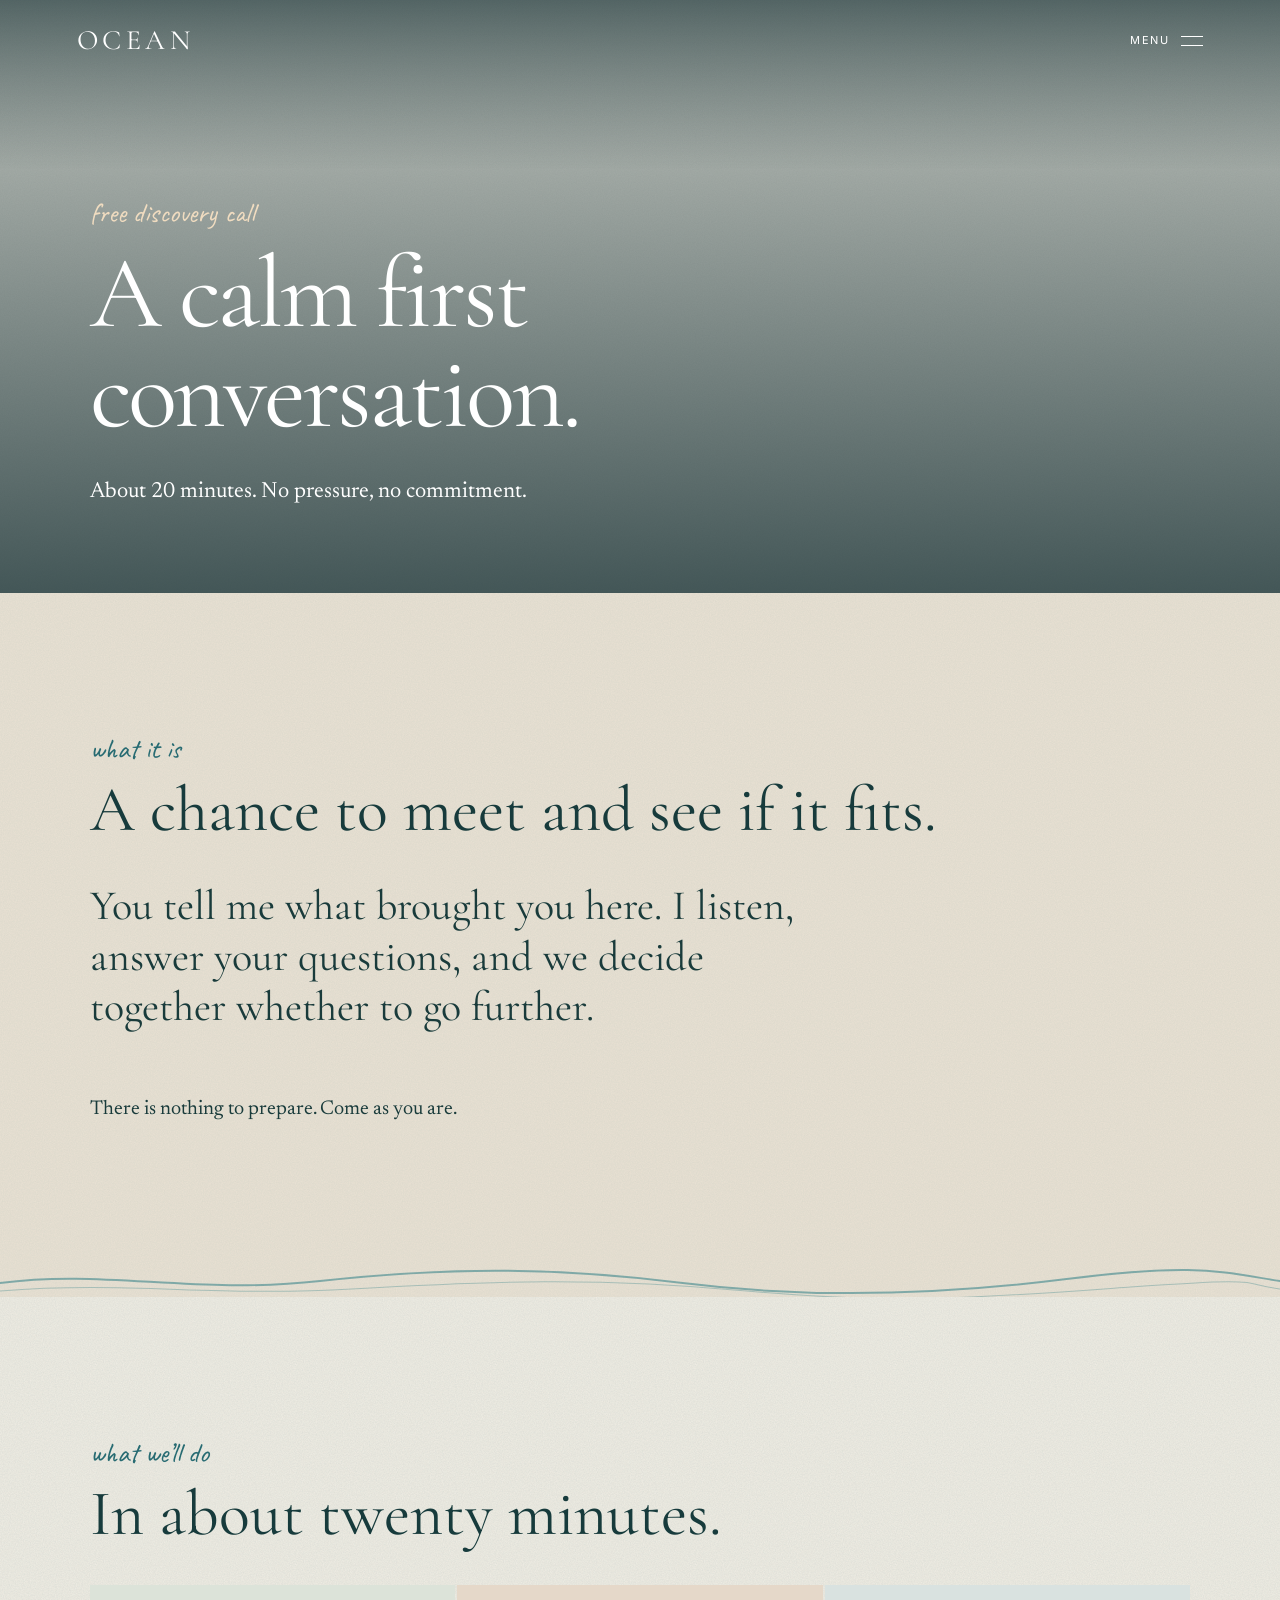
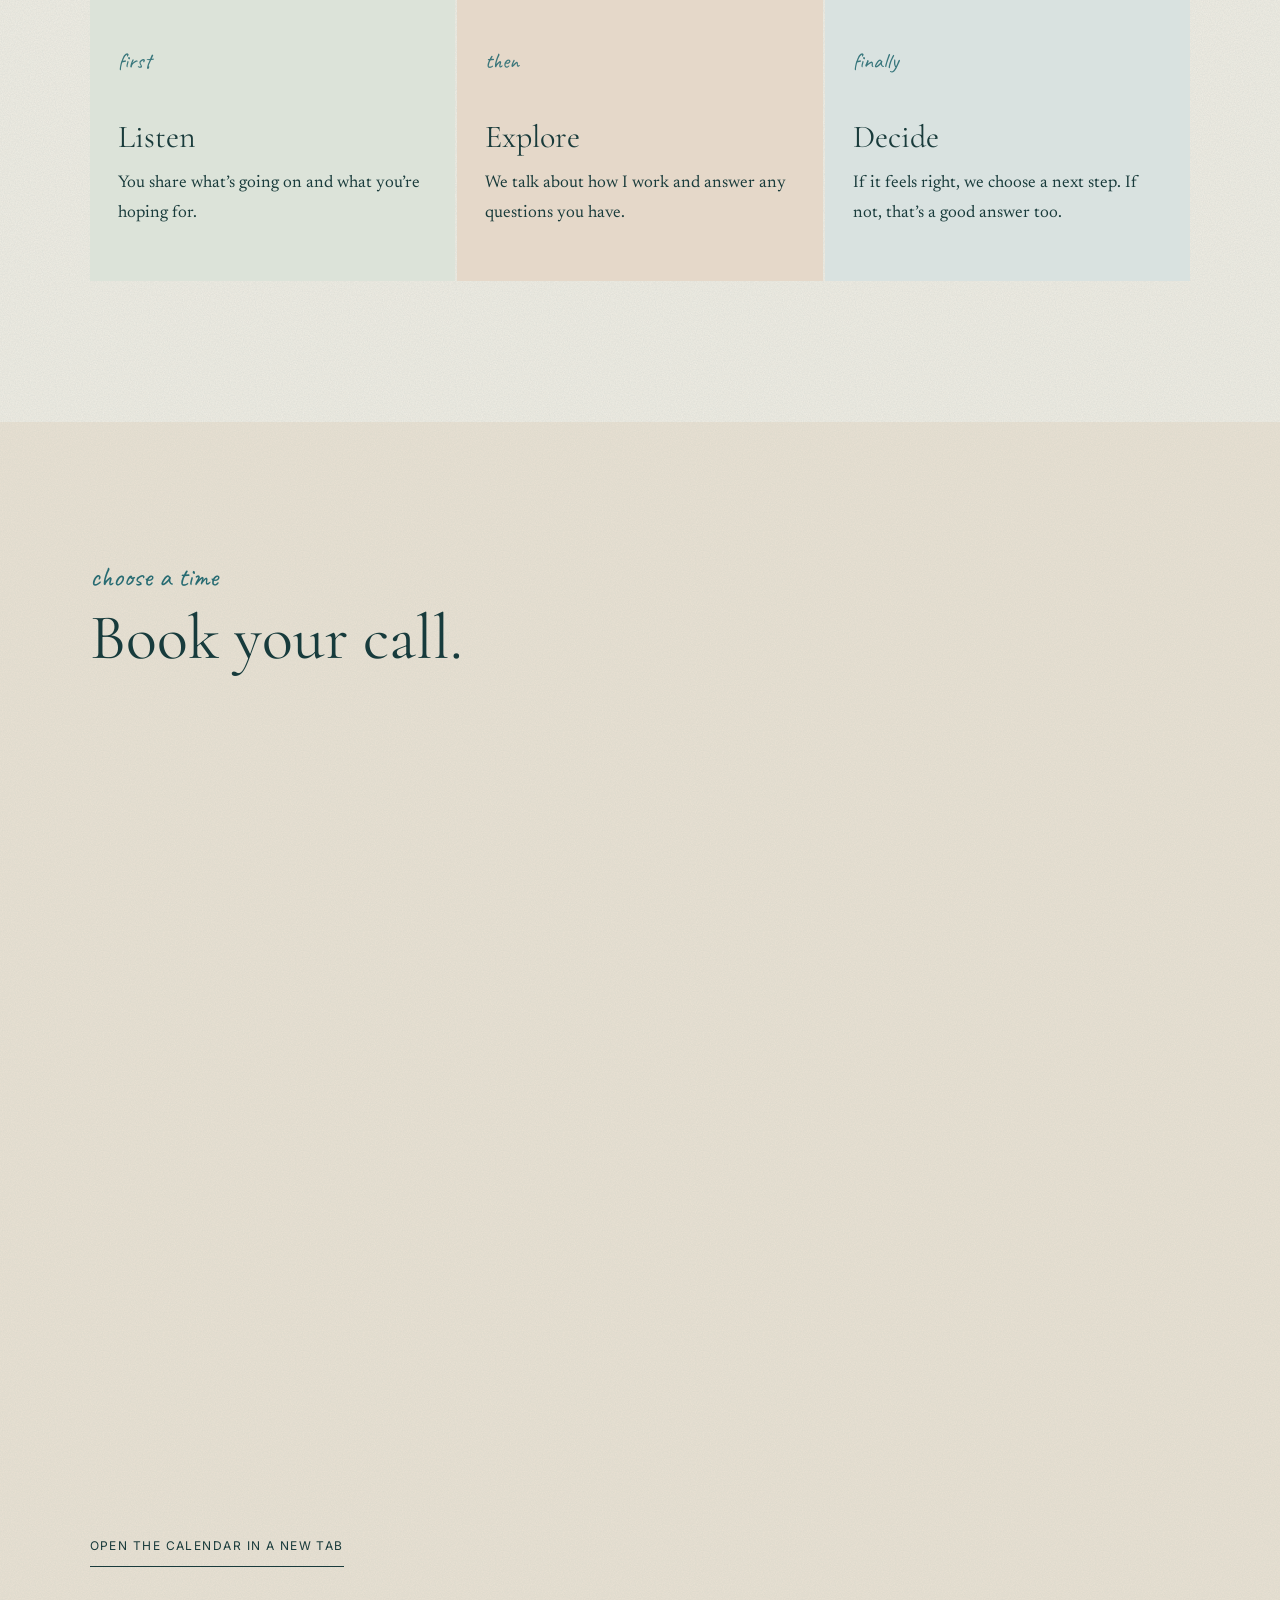
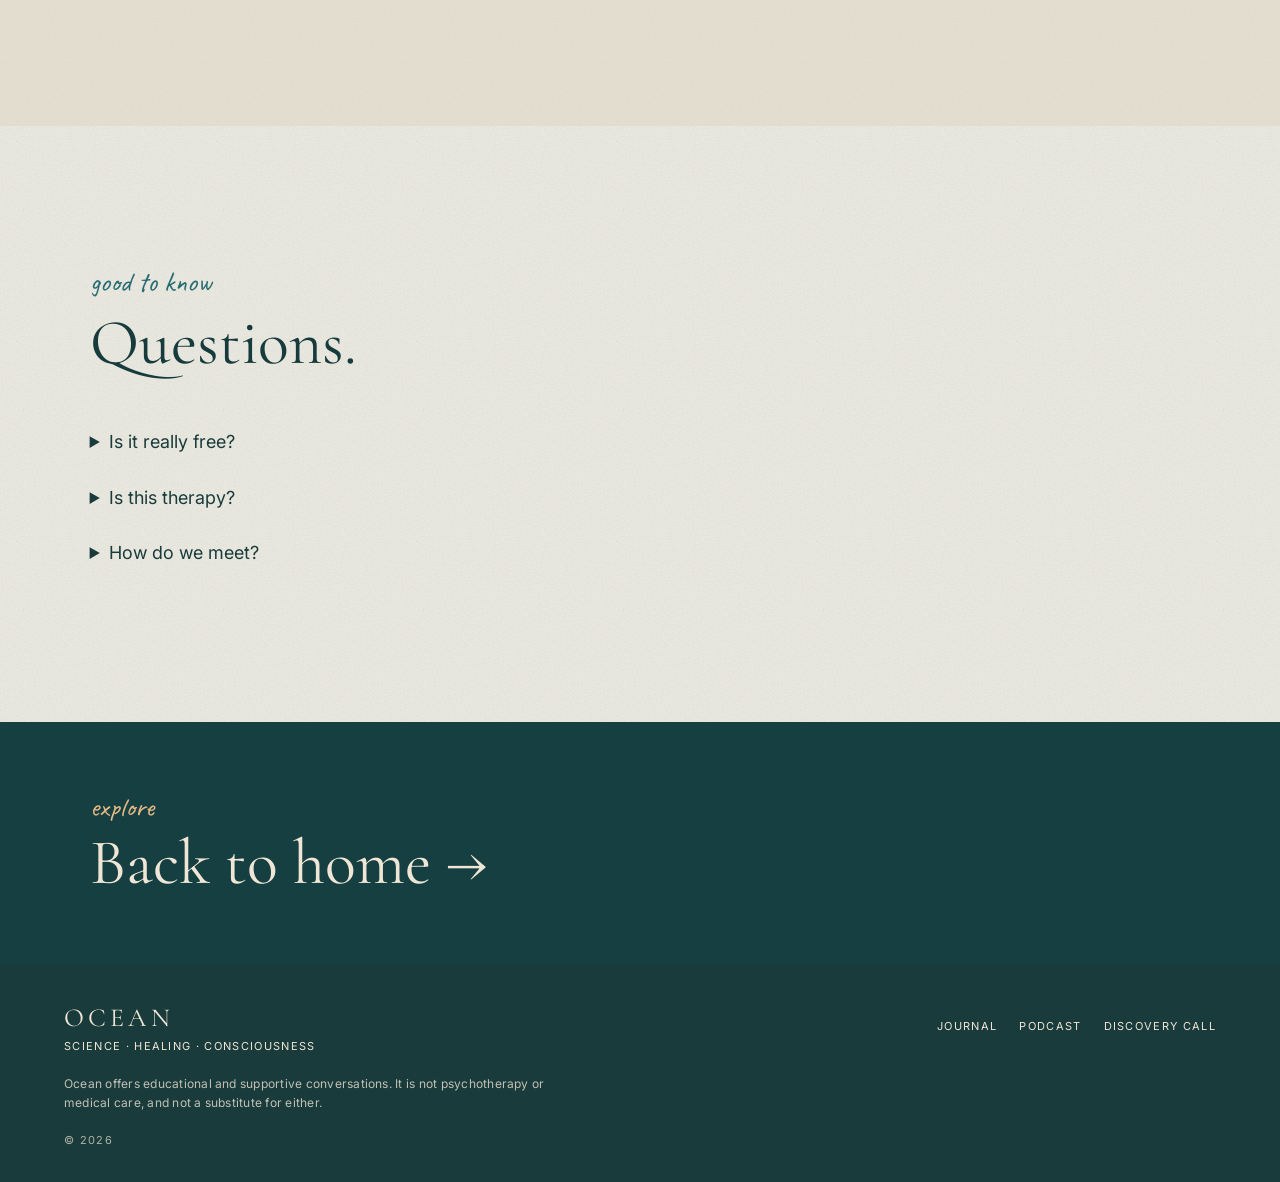
<file: discovery-call.html>
<!DOCTYPE html>
<html lang="en">
<head>
  <meta charset="UTF-8" />
  <meta name="viewport" content="width=device-width, initial-scale=1.0" />
  <meta name="description" content="Book a free discovery call with Ocean: a short, no-pressure conversation to see whether working together feels right." />
  <title>Free Discovery Call — Ocean</title>
  <link rel="preconnect" href="https://fonts.googleapis.com">
  <link rel="preconnect" href="https://fonts.gstatic.com" crossorigin>
  <link href="https://fonts.googleapis.com/css2?family=Cormorant+Garamond:wght@400;500;600&family=Inter:wght@300;400;500&family=Newsreader:ital,opsz,wght@0,6..72,400;0,6..72,500;1,6..72,400&family=Caveat:wght@500&display=swap" rel="stylesheet">
  <link rel="stylesheet" href="ocean.css?v=4" />
  <script src="nav.js" defer></script>
  <link rel="icon" href="favicon.svg" type="image/svg+xml" />
  <link rel="stylesheet" href="polish.css?v=1" />
</head>
<body>
<div id="site-header"></div>

  <main id="top">
    <section class="hero page-hero pos-b hero-discovery">
<div class="hero-overlay"></div>
<div class="hero-content">
        <p class="eyebrow">FREE DISCOVERY CALL</p>
        <h1>A calm first<br>conversation.</h1>
        <p class="hero-copy">About 20 minutes. No pressure, no commitment.</p>
      </div>
    </section>

    <section class="section intro">
      <p class="eyebrow">WHAT IT IS</p>
      <h2 class="md">A chance to meet and see if it fits.</h2>
      <div class="prose">
        <p class="lead">You tell me what brought you here. I listen, answer your questions, and we decide together whether to go further.</p>
        <p>There is nothing to prepare. Come as you are.</p>
      </div>
    </section>

    <section class="section">
      <p class="eyebrow">WHAT WE’LL DO</p>
      <h2 class="md">In about twenty minutes.</h2>
      <div class="steps">
        <article><p class="post-tag">FIRST</p><h3>Listen</h3><p>You share what’s going on and what you’re hoping for.</p></article>
        <article><p class="post-tag">THEN</p><h3>Explore</h3><p>We talk about how I work and answer any questions you have.</p></article>
        <article><p class="post-tag">FINALLY</p><h3>Decide</h3><p>If it feels right, we choose a next step. If not, that’s a good answer too.</p></article>
      </div>
    </section>

    <!-- CALENDAR BOOKING SECTION -->
    <section id="book" class="section alt">
      <p class="eyebrow">CHOOSE A TIME</p>
      <h2 class="md">Book your call.</h2>
      
      <!-- PASTE YOUR EMBED LINK IN data-booking-url BELOW -->
      <div id="booking" class="booking" data-booking-url="https://cal.com/ehsan-ocean-gharib-nezhad-upzw2i/30min">
        <div class="booking-empty">
          <h3>Select a time below</h3>
          <p>If the calendar does not load, open the booking page directly in a new tab.</p>
          <a class="button dark solid" href="https://cal.com/ehsan-ocean-gharib-nezhad-upzw2i/30min" target="_blank" rel="noopener">Open booking calendar</a>
        </div>
      </div>
      <p><a id="booking-open" class="text-link" href="https://cal.com/ehsan-ocean-gharib-nezhad-upzw2i/30min" target="_blank" rel="noopener">Open the calendar in a new tab</a></p>
    </section>

    <section class="section faq">
      <p class="eyebrow">GOOD TO KNOW</p>
      <h2 class="md">Questions.</h2>
      <details><summary>Is it really free?</summary><p>Yes. The discovery call is completely free and carries no obligation.</p></details>
      <details><summary>Is this therapy?</summary><p>No. It is a conversation to see whether working together is a good fit. It is supportive and educational, not therapy or clinical medical care.</p></details>
      <details><summary>How do we meet?</summary><p>Calls take place over Google Meet or Zoom. You will receive a video link automatically upon booking.</p></details>
    </section>
  </main>

  <section class="next-page"><div><p class="eyebrow">EXPLORE</p><a href="index.html">Back to home →</a></div></section>

  <footer class="site-footer">
    <div class="foot-brand"><strong>OCEAN</strong><span>Science · Healing · Consciousness</span></div>
    <nav class="foot-links" aria-label="Footer">
      <a href="journal.html">Journal</a><a href="podcast.html">Podcast</a><a href="discovery-call.html">Discovery call</a>
    </nav>
    <p class="foot-note">Ocean offers educational and supportive conversations. It is not psychotherapy or medical care, and not a substitute for either.</p>
    <div class="foot-copy">© 2026</div>
  </footer>

  <script>
    (function () {
      // Hero video controller
      var hero = document.querySelector('.hero');
      var video = hero ? hero.querySelector('.hero-video') : null;
      var btn = hero ? hero.querySelector('.video-toggle') : null;
      if (video && !window.matchMedia('(prefers-reduced-motion: reduce)').matches) {
        function mark() { hero.classList.add('has-video'); }
        video.addEventListener('playing', mark);
        if (!video.paused && video.readyState >= 3) mark();
        if (btn) {
          btn.addEventListener('click', function () {
            if (video.paused) { video.play(); btn.textContent = 'Pause'; btn.setAttribute('aria-label', 'Pause background video'); }
            else { video.pause(); btn.textContent = 'Play'; btn.setAttribute('aria-label', 'Play background video'); }
          });
        }
      }

      // Calendar embed loader
      var bookingSlot = document.getElementById('booking');
      var openLink = document.getElementById('booking-open');
      if (bookingSlot) {
        var url = bookingSlot.getAttribute('data-booking-url');
        if (url && url.trim() !== '') {
          bookingSlot.innerHTML = '<iframe title="Choose a time for a free discovery call" src="' + url + '" style="width:100%;height:650px;border:0;border-radius:12px;" loading="lazy" allow="payment"></iframe>'; 
          if (openLink) {
            openLink.href = url;
            openLink.hidden = false;
          }
        }
      }
    })();
  </script>
</body>
</html>
</file>
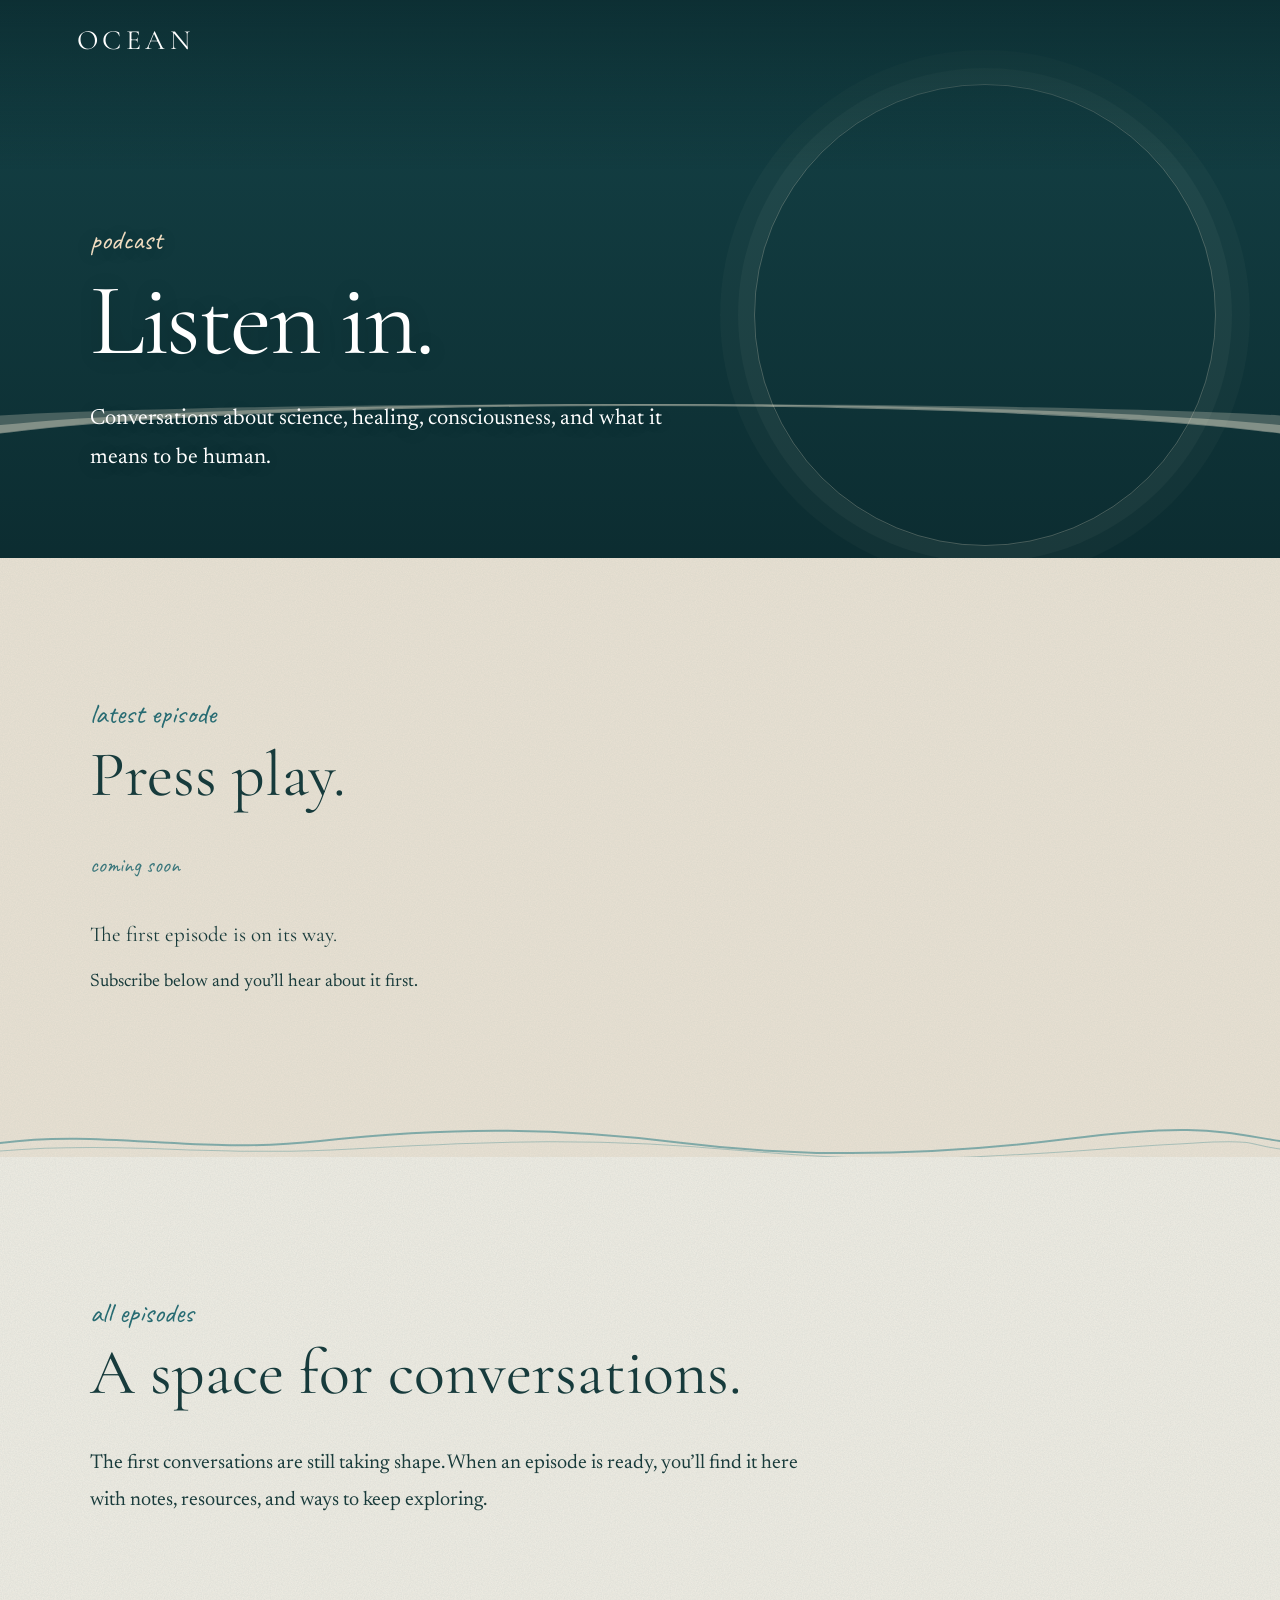
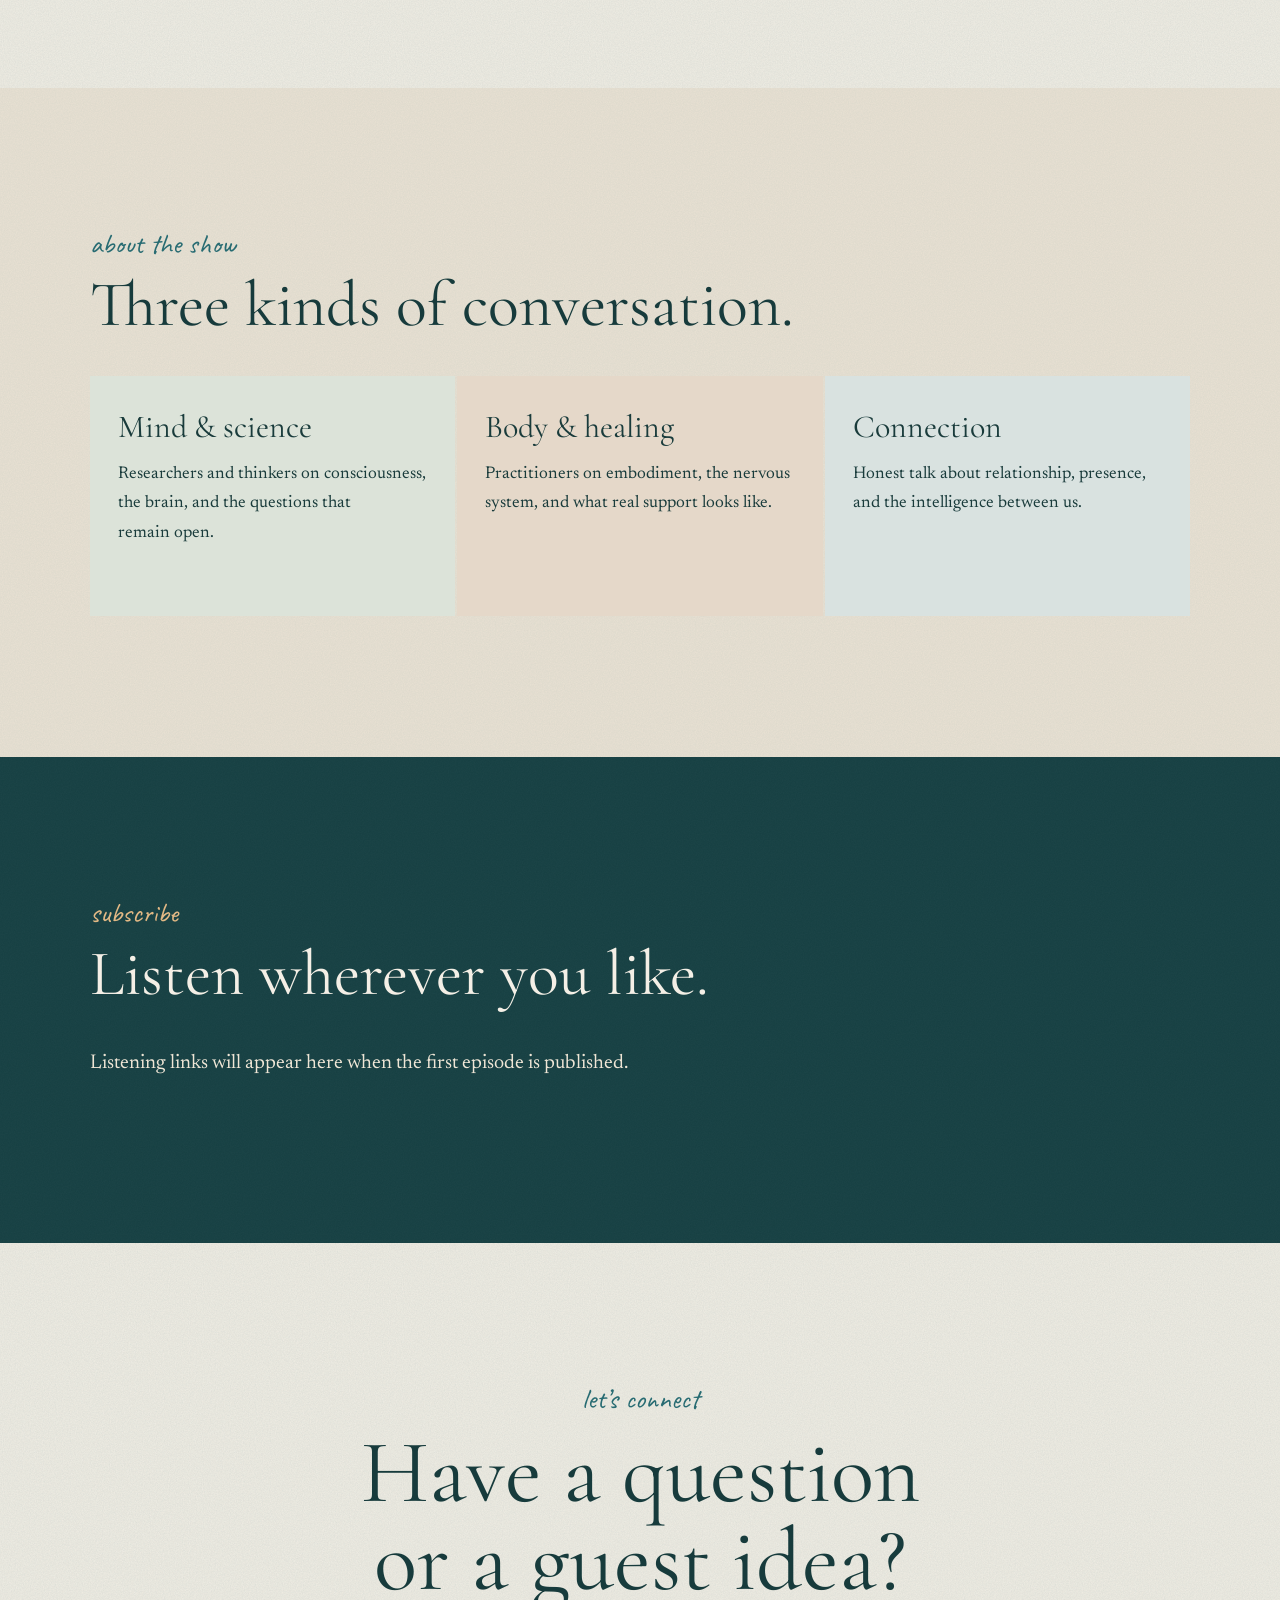
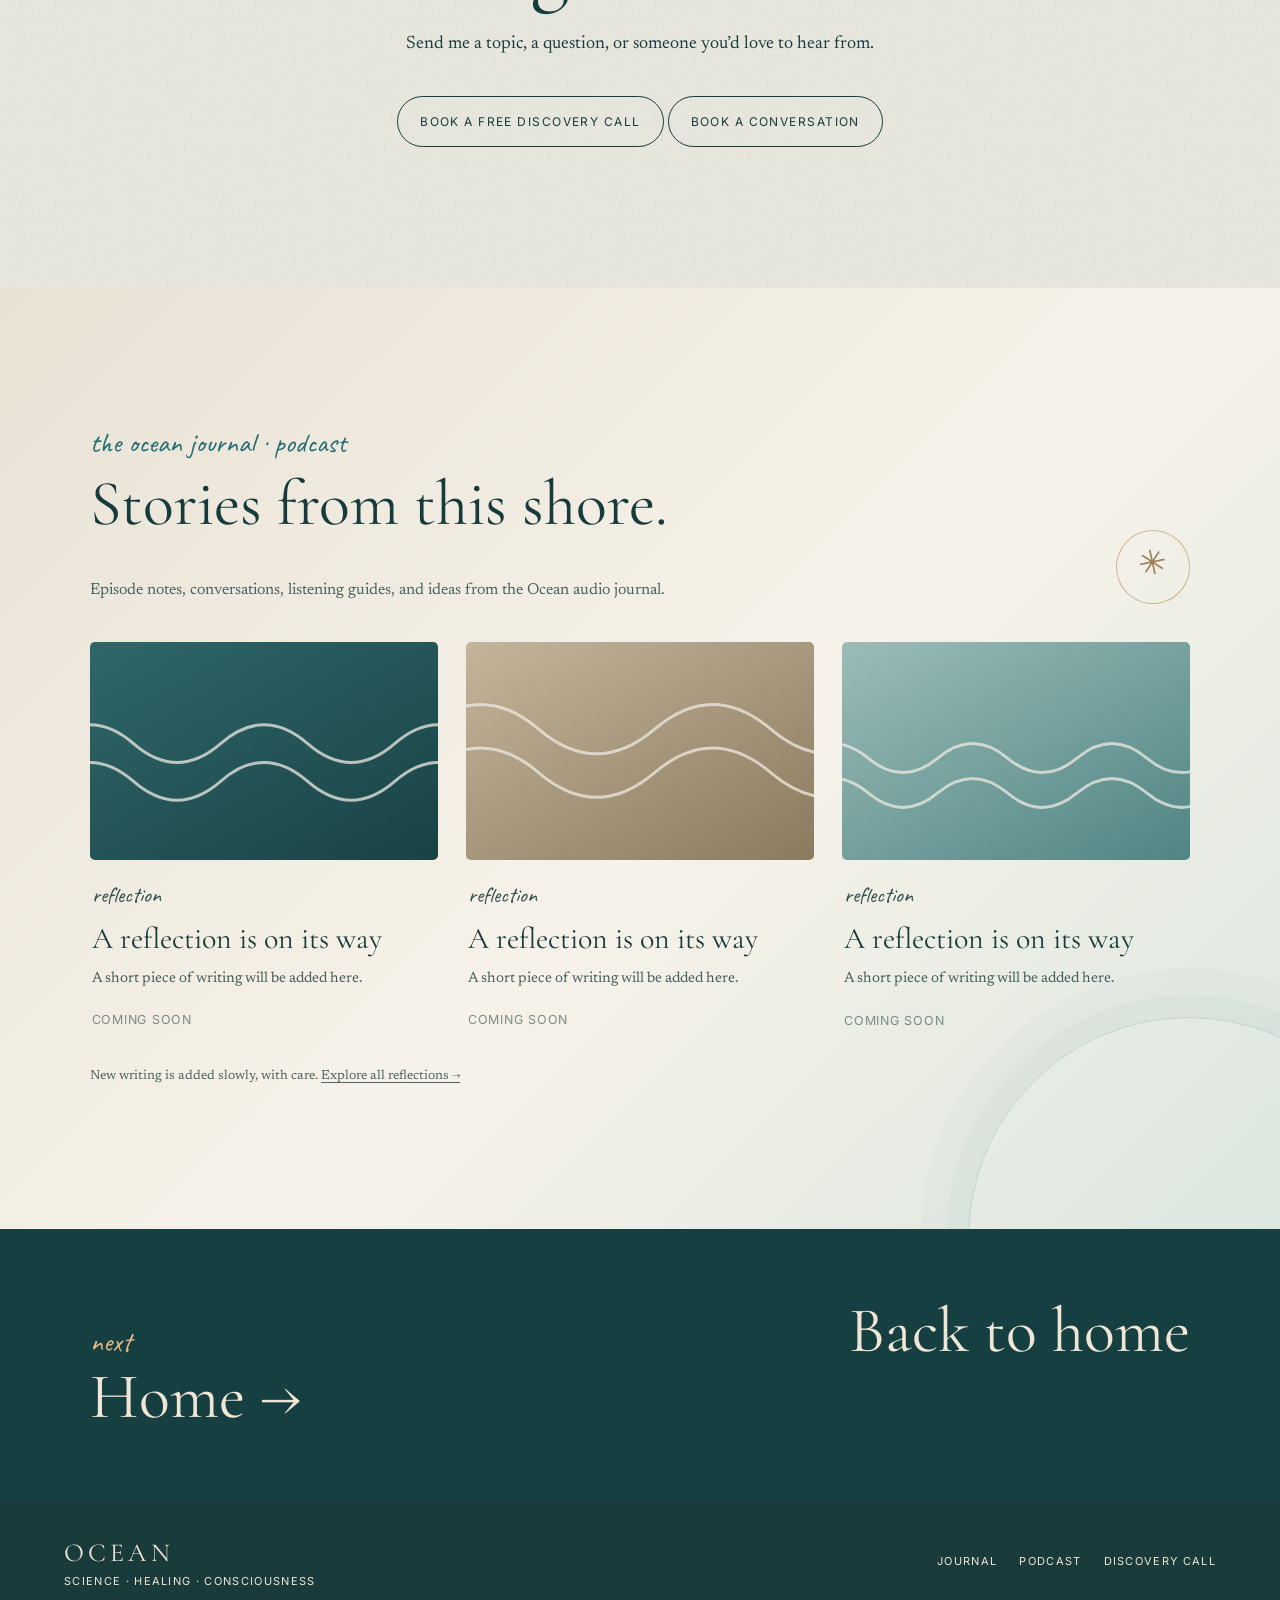
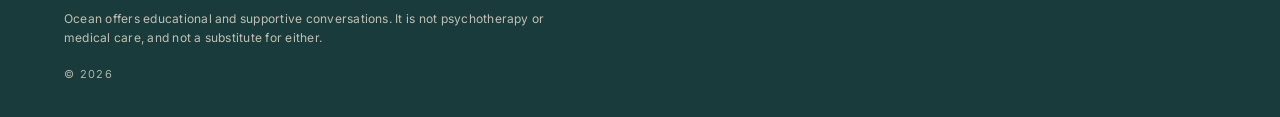
<file: podcast.html>
<!DOCTYPE html>
<html lang="en">
<head>
  <meta charset="UTF-8" />
  <meta name="viewport" content="width=device-width, initial-scale=1.0" />
  <meta name="description" content="A podcast about science, healing, consciousness, and what it means to be human." />
  <title>Podcast — Ocean</title>
  <link rel="preconnect" href="https://fonts.googleapis.com">
  <link rel="preconnect" href="https://fonts.gstatic.com" crossorigin>
  <link href="https://fonts.googleapis.com/css2?family=Cormorant+Garamond:wght@400;500;600&family=Inter:wght@300;400;500&family=Newsreader:ital,opsz,wght@0,6..72,400;0,6..72,500;1,6..72,400&family=Caveat:wght@500&display=swap" rel="stylesheet">
  <link rel="stylesheet" href="ocean.css?v=4" />
  <link rel="stylesheet" href="blog.css?v=3" />
  <link rel="icon" href="favicon.svg" type="image/svg+xml" />
  <link rel="stylesheet" href="polish.css?v=1" />
</head>
<body>
<header class="nav">
  <a class="brand" href="index.html">OCEAN</a>
  <nav class="site-nav" aria-label="Main">
    <ul>
      <li><a href="index.html">Home</a></li>
      <li class="has-sub"><a href="about.html">Meet Ocean</a><ul class="submenu"><li><a href="about.html#about">About</a></li><li><a href="about.html#connect">Let’s connect</a></li></ul></li>
      <li class="has-sub"><a href="healing.html">Healing &amp; Embodiment</a><ul class="submenu"><li><a href="healing.html#invitation">An invitation</a></li><li><a href="healing.html#expect">What to expect</a></li><li><a href="healing.html#offerings">Ways to work together</a></li></ul></li>
      <li class="has-sub"><a href="consciousness.html">Consciousness</a><ul class="submenu"><li><a href="consciousness.html#inquiry">The inquiry</a></li><li><a href="consciousness.html#practices">Practices</a></li></ul></li>
      <li class="has-sub"><a href="psychedelics.html">Psychedelics</a><ul class="submenu"><li><a href="psychedelics.html#why">Why I’m learning</a></li><li><a href="psychedelics.html#integration">Integration</a></li><li><a href="psychedelics.html#safety">Safety &amp; humility</a></li></ul></li>
      <li class="has-sub"><a href="relationship.html">Relationships</a><ul class="submenu"><li><a href="relationship.html#presence">Presence</a></li><li><a href="relationship.html#practices">Practices</a></li></ul></li>
      <!-- HIGHLIGHTED DISCOVERY CALL CTA IN NAVIGATION -->
      <li class="nav-cta"><a href="discovery-call.html">Free discovery call</a></li>
    </ul>
  </nav>
</header>
  <main id="top">
    <section class="hero page-hero pos-c hero-podcast">
<div class="hero-overlay"></div>
<div class="hero-content">
        <p class="eyebrow">PODCAST</p>
        <h1>Listen in.</h1>
        <p class="hero-copy">Conversations about science, healing, consciousness, and what it means to be human.</p>
      </div>
    </section>

    <section id="latest" class="section intro">
      <p class="eyebrow">LATEST EPISODE</p>
      <h2 class="md">Press play.</h2>
      <!-- To show your player: paste the embed URL (Spotify, Apple Podcasts, YouTube, etc.) into data-embed-url below. -->
      <div class="embed-slot" data-embed-url="" data-title="Latest podcast episode">
        <div class="embed-empty">
          <p class="post-tag">COMING SOON</p>
          <h3>The first episode is on its way.</h3>
          <p>Subscribe below and you’ll hear about it first.</p>
        </div>
      </div>
    </section>

    <section id="episodes" class="section">
      <p class="eyebrow">ALL EPISODES</p>
      <h2 class="md">A space for conversations.</h2>
      <div class="prose"><p>The first conversations are still taking shape. When an episode is ready, you’ll find it here with notes, resources, and ways to keep exploring.</p></div>
    </section>

    <section class="section alt">
      <p class="eyebrow">ABOUT THE SHOW</p>
      <h2 class="md">Three kinds of conversation.</h2>
      <div class="steps">
        <article><h3>Mind &amp; science</h3><p>Researchers and thinkers on consciousness, the brain, and the questions that remain open.</p></article>
        <article><h3>Body &amp; healing</h3><p>Practitioners on embodiment, the nervous system, and what real support looks like.</p></article>
        <article><h3>Connection</h3><p>Honest talk about relationship, presence, and the intelligence between us.</p></article>
      </div>
    </section>

    <section id="subscribe" class="section deep">
      <p class="eyebrow">SUBSCRIBE</p>
      <h2 class="md">Listen wherever you like.</h2>
      <p class="prose">Listening links will appear here when the first episode is published.</p>
    </section>
    <section id="connect" class="connect section">
      <p class="eyebrow">LET’S CONNECT</p>
      <h2>Have a question<br>or a guest idea?</h2>
      <p>Send me a topic, a question, or someone you’d love to hear from.</p>
      <div class="actions">
        <a class="button dark solid" href="discovery-call.html">Book a free discovery call</a>
        <a class="button dark" href="discovery-call.html">Book a conversation</a>
      </div>
    </section>

  
    <section class="section blog editorial-journal" id="readings">
      <div class="journal-heading">
        <div><p class="eyebrow">THE OCEAN JOURNAL · PODCAST</p>
        <h2 class="md">Stories from this shore.</h2>
        <p class="journal-intro">Episode notes, conversations, listening guides, and ideas from the Ocean audio journal.</p></div>
        <span class="journal-mark" aria-hidden="true">✳</span>
      </div>
      <div class="journal-grid" data-journal="podcast" data-keep-empty></div>
      <p class="journal-note">New writing is added slowly, with care. <a href="journal.html">Explore all reflections →</a></p>
    </section>

  </main>
  <section class="next-page"><div><p class="eyebrow">NEXT</p><a href="index.html">Home →</a></div><a href="index.html" class="small-link">Back to home</a></section>
  <footer class="site-footer">
    <div class="foot-brand"><strong>OCEAN</strong><span>Science · Healing · Consciousness</span></div>
    <nav class="foot-links" aria-label="Footer">
      <a href="journal.html">Journal</a><a href="podcast.html">Podcast</a><a href="discovery-call.html">Discovery call</a>
    </nav>
    <p class="foot-note">Ocean offers educational and supportive conversations. It is not psychotherapy or medical care, and not a substitute for either.</p>
    <div class="foot-copy">© 2026</div>
  </footer>
  <script src="journal.js" defer></script>
</body>
</html>
</file>
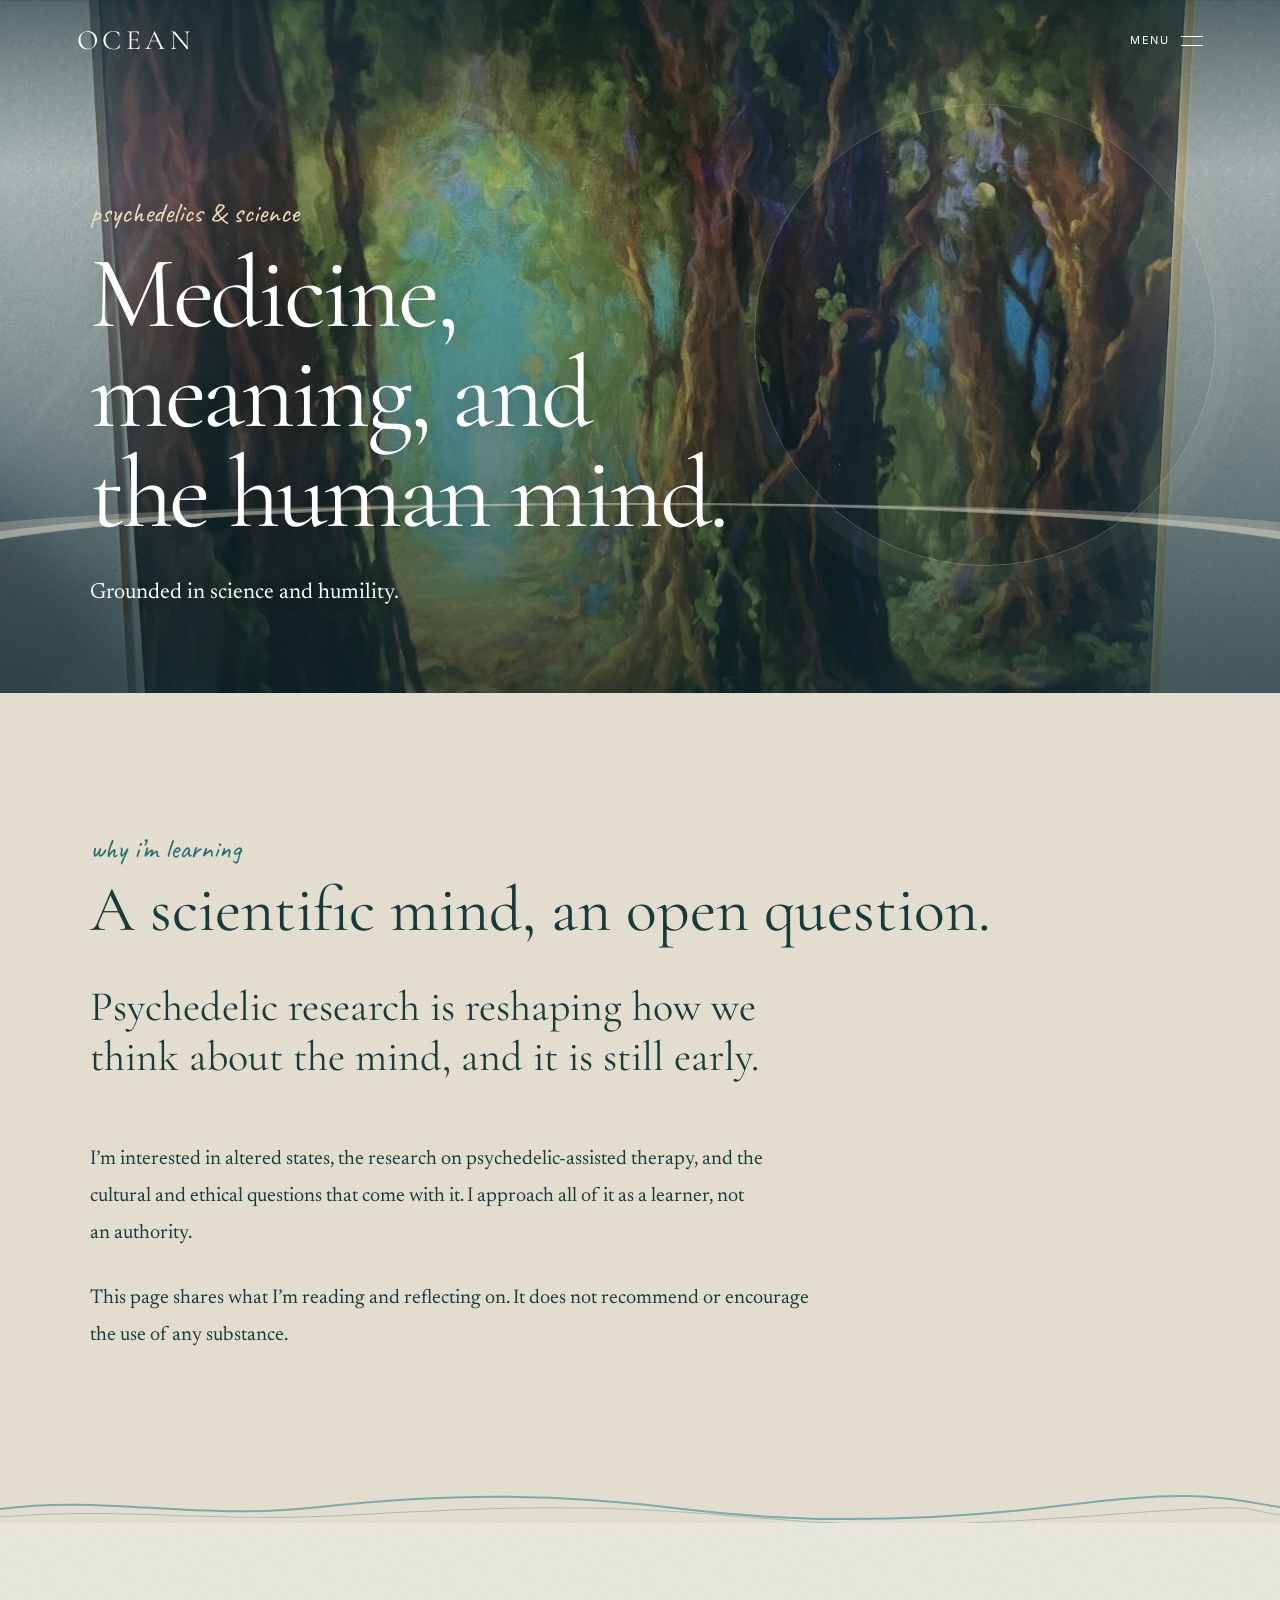
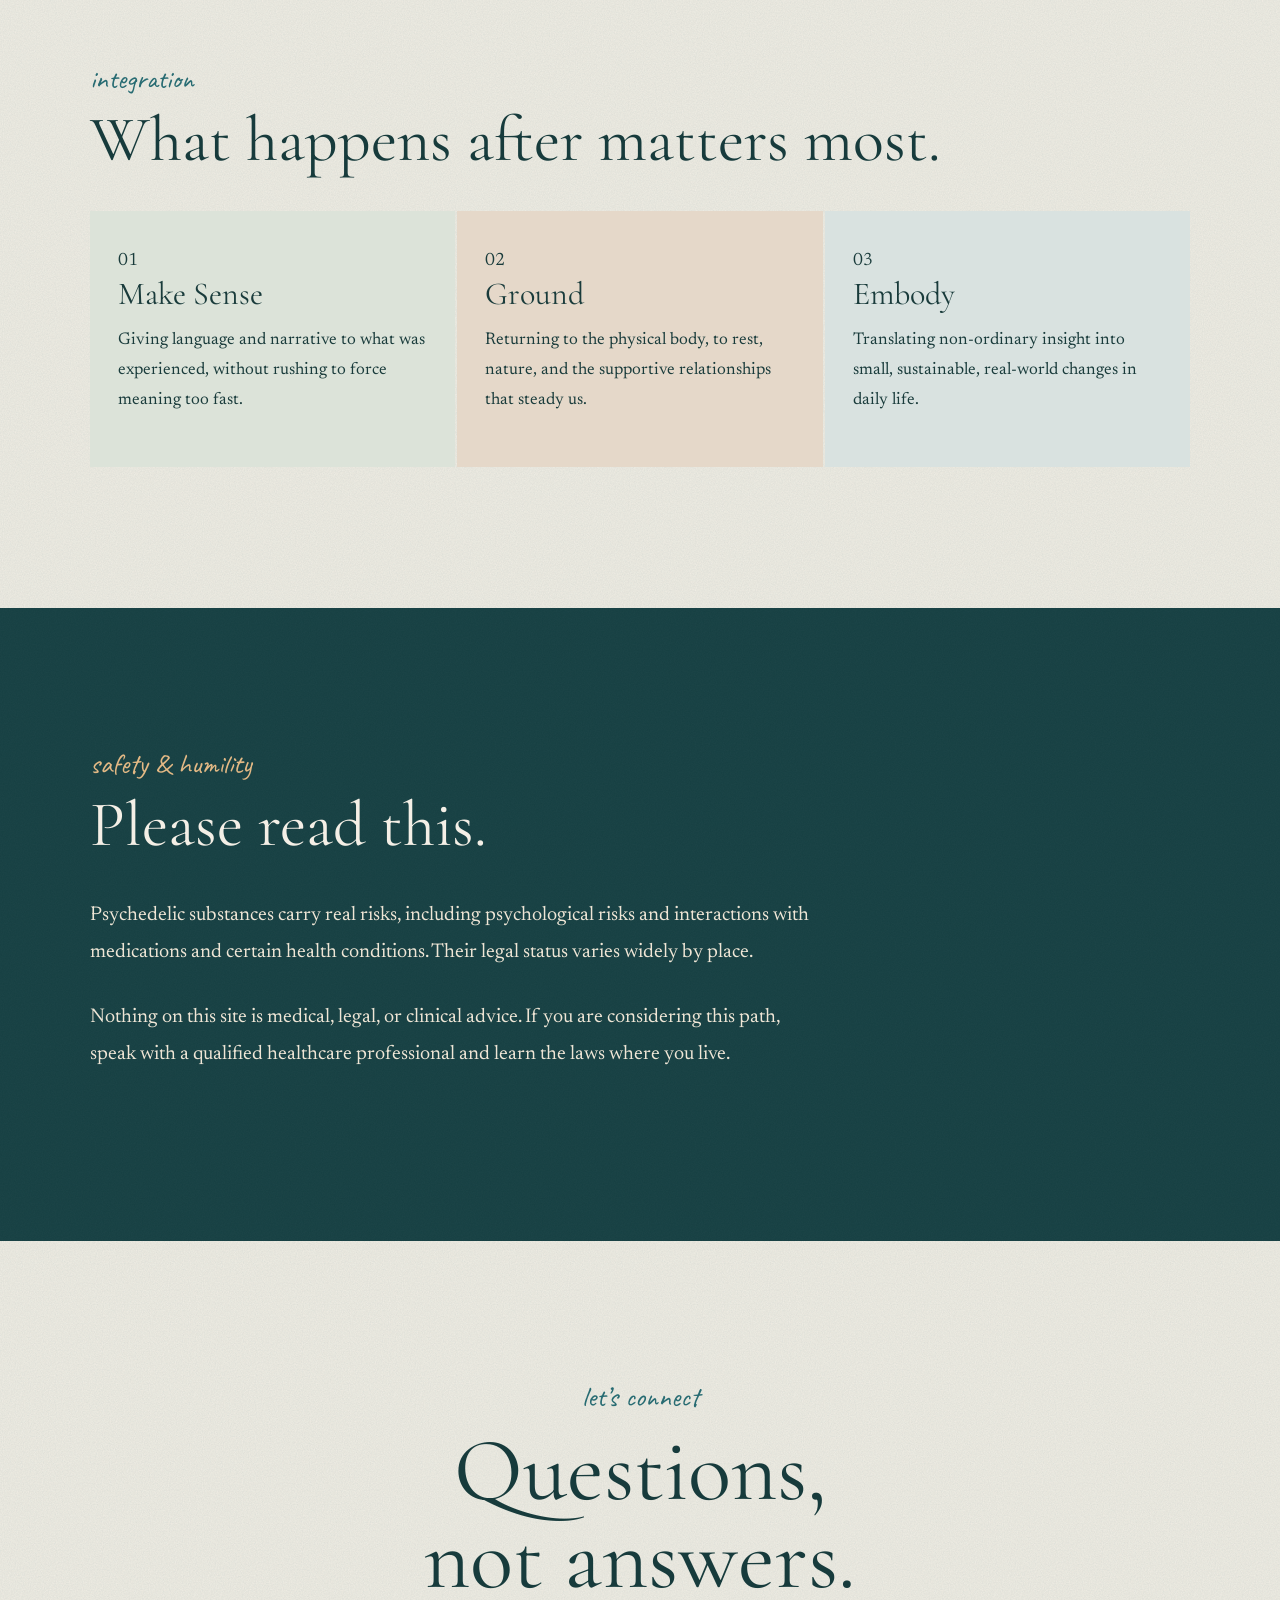
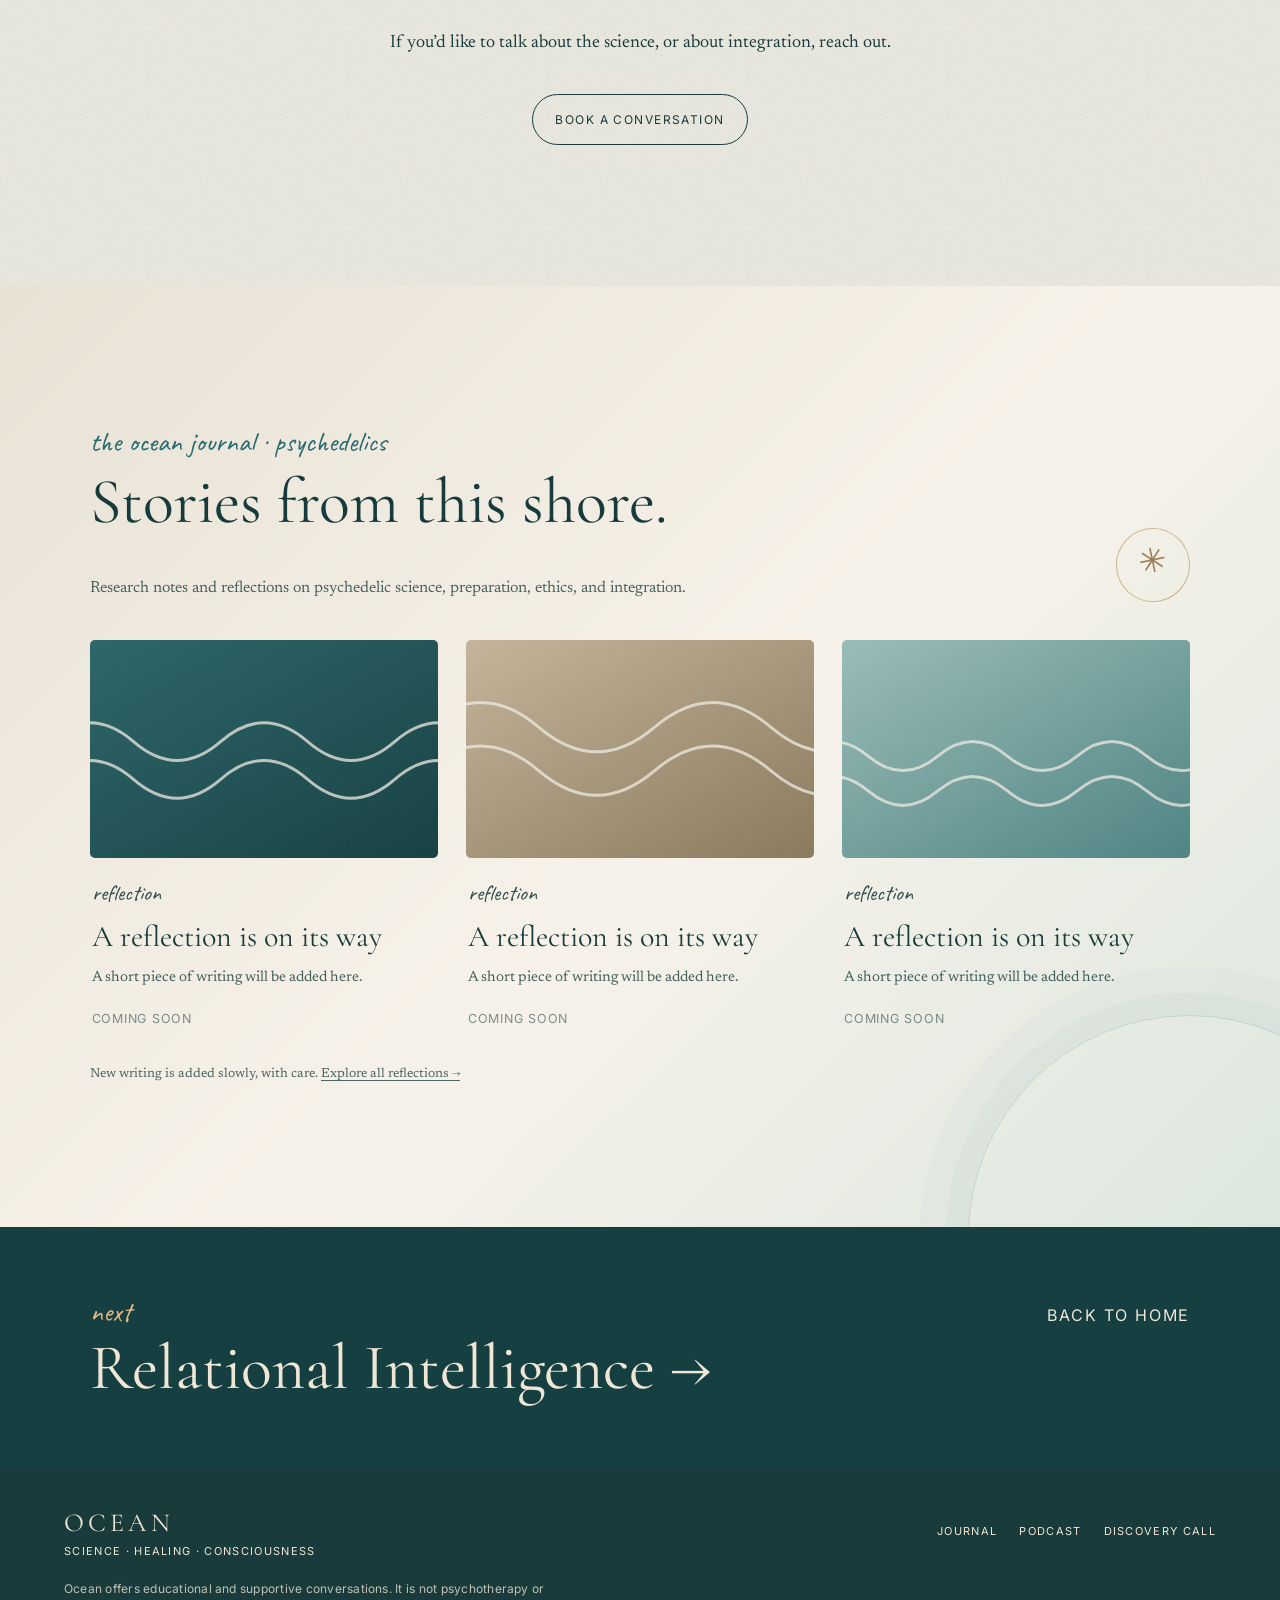
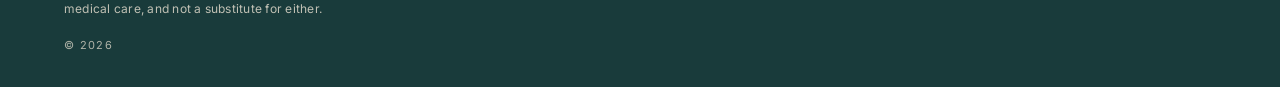
<file: psychedelics.html>
<!DOCTYPE html>
<html lang="en">
<head>
  <meta charset="UTF-8" />
  <meta name="viewport" content="width=device-width, initial-scale=1.0" />

  <meta
    name="description"
    content="Learning about psychedelic medicines, altered states, integration, and the science surrounding them."
  />

  <title>Psychedelics &amp; Science — Ocean</title>

  <link rel="preconnect" href="https://fonts.googleapis.com">
  <link rel="preconnect" href="https://fonts.gstatic.com" crossorigin>

  <link
    href="https://fonts.googleapis.com/css2?family=Cormorant+Garamond:wght@400;500;600&family=Inter:wght@300;400;500&family=Newsreader:ital,opsz,wght@0,6..72,400;0,6..72,500;1,6..72,400&family=Caveat:wght@500&display=swap"
    rel="stylesheet"
  >

  <link rel="stylesheet" href="ocean.css?v=4" />
  <link rel="stylesheet" href="blog.css?v=3" />

  <script src="nav.js" defer></script>
  <link rel="icon" href="favicon.svg" type="image/svg+xml" />
  <link rel="stylesheet" href="polish.css?v=1" />
</head>

<body>

  <!-- SHARED NAVIGATION -->
  <div id="site-header"></div>

  <main id="top">

    <!-- HERO -->
    <section class="hero page-hero pos-a hero-psychedelics">

      <video class="hero-video" muted loop playsinline aria-hidden="true" preload="none" data-src="media/hero-psychedelics.mp4" data-src-sm="media/hero-psychedelics-sm.mp4"></video>

      <div class="hero-overlay"></div>

      <button
        class="video-toggle"
        type="button"
        aria-label="Pause background video"
      >
        Pause
      </button>

      <div class="hero-content">
        <p class="eyebrow">PSYCHEDELICS &amp; SCIENCE</p>

        <h1>
          Medicine,<br>
          meaning, and<br>
          the human mind.
        </h1>

        <p class="hero-copy">
          Grounded in science and humility.
        </p>
      </div>

    </section>


    <!-- WHY I'M LEARNING -->
    <section id="why" class="section intro">

      <p class="eyebrow">WHY I’M LEARNING</p>

      <h2 class="md">
        A scientific mind, an open question.
      </h2>

      <div class="prose">

        <p class="lead">
          Psychedelic research is reshaping how we think about the mind, and it is still early.
        </p>

        <p>
          I’m interested in altered states, the research on
          psychedelic-assisted therapy, and the cultural and
          ethical questions that come with it. I approach all
          of it as a learner, not an authority.
        </p>

        <p>
          This page shares what I’m reading and reflecting on.
          It does not recommend or encourage the use of any substance.
        </p>

      </div>

    </section>


    <!-- INTEGRATION -->
    <section id="integration" class="section">

      <p class="eyebrow">INTEGRATION</p>

      <h2 class="md">
        What happens after matters most.
      </h2>

      <div class="steps integration-grid">

        <article class="glass-card">
          <span class="step-num">01</span>

          <h3>Make Sense</h3>

          <p>
            Giving language and narrative to what was experienced,
            without rushing to force meaning too fast.
          </p>
        </article>

        <article class="glass-card">
          <span class="step-num">02</span>

          <h3>Ground</h3>

          <p>
            Returning to the physical body, to rest, nature,
            and the supportive relationships that steady us.
          </p>
        </article>

        <article class="glass-card">
          <span class="step-num">03</span>

          <h3>Embody</h3>

          <p>
            Translating non-ordinary insight into small,
            sustainable, real-world changes in daily life.
          </p>
        </article>

      </div>

    </section>


    <!-- SAFETY AND HUMILITY -->
    <section id="safety" class="section deep">

      <p class="eyebrow">SAFETY &amp; HUMILITY</p>

      <h2 class="md">
        Please read this.
      </h2>

      <div class="prose">

        <p>
          Psychedelic substances carry real risks, including
          psychological risks and interactions with medications
          and certain health conditions. Their legal status
          varies widely by place.
        </p>

        <p>
          Nothing on this site is medical, legal, or clinical advice.
          If you are considering this path, speak with a qualified
          healthcare professional and learn the laws where you live.
        </p>

      </div>

    </section>


    <!-- READINGS AND REFLECTIONS -->

    <!-- CONTACT -->
    <section id="connect" class="connect section">

      <p class="eyebrow">LET’S CONNECT</p>

      <h2>
        Questions,<br>
        not answers.
      </h2>

      <p>
        If you’d like to talk about the science,
        or about integration, reach out.
      </p>

      <a class="button dark" href="discovery-call.html">
        Book a conversation
      </a>

    </section>

  <section
      class="section blog editorial-journal"
      id="readings"
    >

      <div class="journal-heading">

        <div>

          <p class="eyebrow">
            THE OCEAN JOURNAL · PSYCHEDELICS
          </p>

          <h2 class="md">
            Stories from this shore.
          </h2>

          <p class="journal-intro">
            Research notes and reflections on psychedelic science,
            preparation, ethics, and integration.
          </p>

        </div>

        <span class="journal-mark" aria-hidden="true">✳</span>

      </div>

      <div
        class="journal-grid"
        data-journal="psychedelics" data-keep-empty
        aria-live="polite"
      ></div>

      <p class="journal-note">
        New writing is added slowly, with care.
        <a href="journal.html">
          Explore all reflections →
        </a>
      </p>

    </section>

  </main>


  <!-- NEXT PAGE -->
  <section class="next-page">

    <div>
      <p class="eyebrow">NEXT</p>
      <a href="relationship.html">
        Relational Intelligence →
      </a>
    </div>

    <a
      href="index.html"
      style="font-size:16px;font-family:Inter,sans-serif;letter-spacing:.12em;text-transform:uppercase"
    >
      Back to home
    </a>

  </section>


  <!-- FOOTER -->
  <footer class="site-footer">
    <div class="foot-brand"><strong>OCEAN</strong><span>Science · Healing · Consciousness</span></div>
    <nav class="foot-links" aria-label="Footer">
      <a href="journal.html">Journal</a><a href="podcast.html">Podcast</a><a href="discovery-call.html">Discovery call</a>
    </nav>
    <p class="foot-note">Ocean offers educational and supportive conversations. It is not psychotherapy or medical care, and not a substitute for either.</p>
    <div class="foot-copy">© 2026</div>
  </footer>


  <!-- BACKGROUND VIDEO CONTROLS -->
  <script>
    (function () {

      var hero = document.querySelector('.hero');

      if (!hero) return;

      var video = hero.querySelector('.hero-video');
      var btn = hero.querySelector('.video-toggle');

      if (!video || !btn) return;

      if (window.matchMedia('(prefers-reduced-motion: reduce)').matches) {
        video.pause();
        btn.hidden = true;
        return;
      }

      function mark() {
        hero.classList.add('has-video');
      }

      video.addEventListener('playing', mark);

      if (!video.paused && video.readyState >= 3) {
        mark();
      }

      btn.addEventListener('click', function () {

        if (video.paused) {

          video.play();

          btn.textContent = 'Pause';
          btn.setAttribute(
            'aria-label',
            'Pause background video'
          );

        } else {

          video.pause();

          btn.textContent = 'Play';
          btn.setAttribute(
            'aria-label',
            'Play background video'
          );

        }

      });

    })();
  </script>


  <!-- BLOG SCRIPTS -->

  <script src="journal.js" defer></script>
  <script src="polish.js" defer></script>
</body>
</html>
</file>
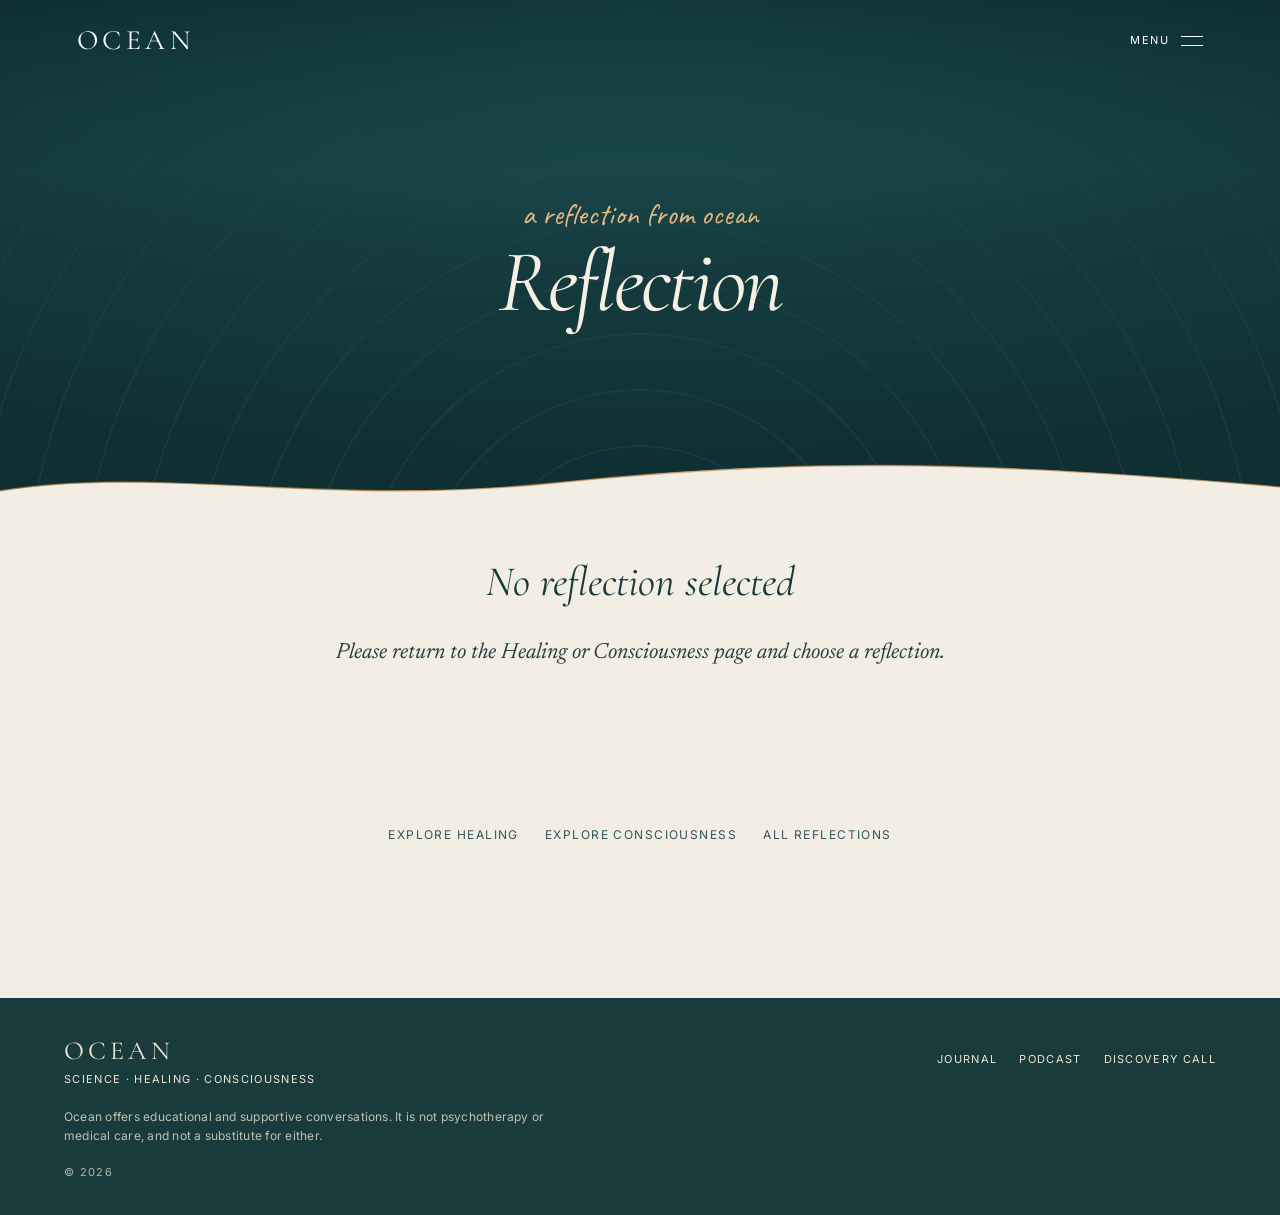
<file: reflection.html>
<!DOCTYPE html>
<html lang="en">
<head>
  <meta charset="UTF-8">
  <meta name="viewport" content="width=device-width, initial-scale=1">
  <meta name="description" content="A reflection from Ocean — a space for healing, consciousness, and becoming.">
  <title>Reflection | Ocean</title>

  <link rel="preconnect" href="https://fonts.googleapis.com">
  <link rel="preconnect" href="https://fonts.gstatic.com" crossorigin>
  <link href="https://fonts.googleapis.com/css2?family=Cormorant+Garamond:ital,wght@0,400;0,500;0,600;1,400;1,500&family=Inter:wght@300;400;500&family=Newsreader:ital,opsz,wght@0,6..72,400;0,6..72,500;1,6..72,400&family=Caveat:wght@500;600&family=Kalam:wght@300;400&display=swap" rel="stylesheet">
  <link rel="stylesheet" href="ocean.css">

  
  <link rel="icon" href="favicon.svg" type="image/svg+xml" />
  <link rel="stylesheet" href="polish.css?v=1" />
  <link rel="stylesheet" href="reflection.css?v=1" />
  <script src="nav.js" defer></script>
</head>

<body>
  <div id="site-header"></div>

  <main>
    <section class="reflection-hero">
      <div class="ripples" aria-hidden="true"></div>
      <figure class="polaroid" id="reflection-polaroid" hidden>
        <span class="tape" aria-hidden="true"></span>
        <img id="polaroid-img" alt="" width="200" height="200" decoding="async">
        <figcaption id="polaroid-caption"></figcaption>
      </figure>
      <p class="eyebrow">A reflection from Ocean</p>
      <h1 id="reflection-title">A moment of reflection</h1>
      <p class="reflection-summary" id="reflection-summary"></p>
      <p class="reflection-meta" id="reflection-date"></p>
      <svg class="hero-wave" viewBox="0 0 1200 60" preserveAspectRatio="none" aria-hidden="true">
        <path d="M0 38 C150 12 300 54 520 30 S900 6 1200 34 V60 H0 Z" fill="#f3eee4"/>
        <path d="M0 38 C150 12 300 54 520 30 S900 6 1200 34" fill="none" stroke="#c58a4f" stroke-width="1.4" opacity=".7"/>
      </svg>
    </section>

    <section class="reflection-main">
      <article class="reflection-article">
        <img
          id="reflection-image"
          class="reflection-image"
          alt=""
          hidden
        >

        <div id="reflection-content" class="reflection-content">
          <div class="reflection-message">
            <h2>Opening the space...</h2>
            <p>Taking a moment to bring this reflection to you.</p>
          </div>
        </div>

        <div id="reflection-end" class="reflection-end" hidden>
          <div class="ornament" aria-hidden="true"><span></span>✳<span></span></div>
          <p class="signoff">with care, Ocean</p>
        </div>

        <div id="reflection-topics" class="reflection-topics"></div>

        <div class="reflection-back">
          <a href="healing.html">Explore Healing</a>
          <a href="consciousness.html">Explore Consciousness</a>
          <a href="journal.html">All reflections</a>
        </div>
      </article>
    </section>
  </main>

  <footer class="site-footer">
    <div class="foot-brand"><strong>OCEAN</strong><span>Science · Healing · Consciousness</span></div>
    <nav class="foot-links" aria-label="Footer">
      <a href="journal.html">Journal</a><a href="podcast.html">Podcast</a><a href="discovery-call.html">Discovery call</a>
    </nav>
    <p class="foot-note">Ocean offers educational and supportive conversations. It is not psychotherapy or medical care, and not a substitute for either.</p>
    <div class="foot-copy">© 2026</div>
  </footer>

  <script>
    const titleElement = document.getElementById("reflection-title");
    const dateElement = document.getElementById("reflection-date");
    const imageElement = document.getElementById("reflection-image");
    const contentElement = document.getElementById("reflection-content");
    const topicsElement = document.getElementById("reflection-topics");
    const summaryElement = document.getElementById("reflection-summary");
    const endElement = document.getElementById("reflection-end");

    function showMessage(title, message) {
      contentElement.replaceChildren();

      const wrapper = document.createElement("div");
      wrapper.className = "reflection-message";

      const heading = document.createElement("h2");
      heading.textContent = title;

      const paragraph = document.createElement("p");
      paragraph.textContent = message;

      wrapper.append(heading, paragraph);
      contentElement.append(wrapper);
    }

    function parseFrontMatter(markdown) {
      markdown = markdown.replace(/^\uFEFF/, "");
      const match = markdown.match(/^---\s*\r?\n([\s\S]*?)\r?\n---\s*\r?\n?/);

      if (!match) {
        return { metadata: {}, body: markdown };
      }

      const metadata = {};

      match[1].split(/\r?\n/).forEach(line => {
        const separator = line.indexOf(":");
        if (separator === -1) return;

        const key = line.slice(0, separator).trim();
        let value = line.slice(separator + 1).trim();

        if (value.startsWith("[") && value.endsWith("]")) {
          value = value.slice(1, -1)
            .split(",")
            .map(item => item.trim().replace(/^["']|["']$/g, ""));
        } else {
          value = value.replace(/^["']|["']$/g, "");
        }

        metadata[key] = value;
      });

      return {
        metadata,
        body: markdown.slice(match[0].length)
      };
    }

    function appendInline(parent, text) {
      const pattern = /(\[([^\]]+)\]\(([^)]+)\)|\*\*([^*]+)\*\*|\*([^*]+)\*|`([^`]+)`)/g;
      let lastIndex = 0;
      let match;

      while ((match = pattern.exec(text)) !== null) {
        parent.append(document.createTextNode(text.slice(lastIndex, match.index)));

        if (match[2] && match[3]) {
          const link = document.createElement("a");
          const href = match[3].trim();

          if (/^(https?:\/\/|mailto:|\/|\.\/|\.\.\/|#)/i.test(href)) {
            link.href = href;
            link.textContent = match[2];
            if (/^https?:\/\//i.test(href)) {
              link.target = "_blank";
              link.rel = "noopener noreferrer";
            }
            parent.append(link);
          } else {
            parent.append(document.createTextNode(match[2]));
          }
        } else if (match[4]) {
          const strong = document.createElement("strong");
          strong.textContent = match[4];
          parent.append(strong);
        } else if (match[5]) {
          const emphasis = document.createElement("em");
          emphasis.textContent = match[5];
          parent.append(emphasis);
        } else if (match[6]) {
          const code = document.createElement("code");
          code.textContent = match[6];
          parent.append(code);
        }

        lastIndex = pattern.lastIndex;
      }

      parent.append(document.createTextNode(text.slice(lastIndex)));
    }

    // Two more little photos: one in the middle of the passage (photo2), one at the end on the right (photo3).
    function makeSnap(src, caption, alt, cls) {
      const fig = document.createElement("figure");
      fig.className = "snap " + cls;
      const tape = document.createElement("span");
      tape.className = "tape";
      tape.setAttribute("aria-hidden", "true");
      const img = new Image();
      img.alt = alt || "";
      img.loading = "lazy";
      img.decoding = "async";
      img.width = 400;
      img.height = 400;
      img.onerror = () => fig.remove();
      img.src = src;
      const cap = document.createElement("figcaption");
      cap.textContent = caption || "";
      fig.append(tape, img, cap);
      return fig;
    }

    function placePhotos(metadata, okPath, endElement) {
      const snaps = [];
      if (okPath(metadata.photo2)) {
        const fig = makeSnap(metadata.photo2, metadata["photo2-caption"], metadata["photo2-alt"], "snap-mid");
        const kids = [...contentElement.children];
        if (kids.length >= 2) {
          kids[Math.ceil(kids.length / 2) - 1].after(fig);
        } else if (kids.length === 1 && kids[0].tagName === "P" && !kids[0].children.length) {
          // a single paragraph: pause at the sentence nearest the middle
          const text = kids[0].textContent;
          const sentences = text.match(/[^.!?]+[.!?]+["')\]]*\s*/g);
          if (sentences && sentences.length >= 2) {
            let first = "", i = 0;
            while (i < sentences.length - 1 && first.length < text.length / 2) first += sentences[i++];
            const rest = text.slice(first.length);
            kids[0].textContent = first.trim();
            const second = document.createElement("p");
            second.textContent = rest.trim();
            kids[0].after(fig, second);
          } else kids[0].after(fig);
        } else contentElement.append(fig);
        snaps.push(fig);
      }
      if (okPath(metadata.photo3)) {
        const fig = makeSnap(metadata.photo3, metadata["photo3-caption"], metadata["photo3-alt"], "snap-end");
        contentElement.after(fig);
        snaps.push(fig);
      }
      return snaps;
    }

    // Drop cap: a real element, so it can arrive together with the first line.
    function dropCap(root) {
      if (root.classList.contains("is-poem")) return;
      const first = root.firstElementChild;
      if (!first || first.tagName !== "P") return;
      const walker = document.createTreeWalker(first, NodeFilter.SHOW_TEXT);
      const node = walker.nextNode();
      if (!node) return;
      const m = node.nodeValue.match(/^(\s*)(\S)([\s\S]*)$/);
      if (!m) return;
      const dc = document.createElement("span");
      dc.className = "dc";
      dc.textContent = m[2];
      node.replaceWith(dc, document.createTextNode(m[3]));
    }

    // Each visual line fades in just after the one above it, when the paragraph scrolls into view.
    function revealByLines(root) {
      const blocks = [...root.querySelectorAll("p, li, h2, h3")];
      blocks.forEach(block => {
        const walker = document.createTreeWalker(block, NodeFilter.SHOW_TEXT);
        const texts = [];
        while (walker.nextNode()) texts.push(walker.currentNode);
        texts.forEach(t => {
          if (!t.nodeValue.trim()) return;
          const frag = document.createDocumentFragment();
          t.nodeValue.split(/(\s+)/).forEach(part => {
            if (!part) return;
            if (/^\s+$/.test(part)) { frag.append(part); return; }
            const w = document.createElement("span");
            w.className = "w";
            w.textContent = part;
            frag.append(w);
          });
          t.replaceWith(frag);
        });
        block.classList.add("reveal");
      });

      const group = () => blocks.forEach(block => {
        let line = -1, lastTop = -9999;
        block.querySelectorAll(".dc, .w").forEach(w => {
          const top = w.getBoundingClientRect().top;
          if (Math.abs(top - lastTop) > 6) { line++; lastTop = top; }
          w.style.setProperty("--l", line);
        });
      });
      group();
      if (document.fonts && document.fonts.ready) document.fonts.ready.then(group);
      let timer;
      window.addEventListener("resize", () => { clearTimeout(timer); timer = setTimeout(group, 200); });

      const io = new IntersectionObserver((entries, o) => entries.forEach(e => {
        if (e.isIntersecting) { e.target.classList.add("go"); o.unobserve(e.target); }
      }), { threshold: 0.1 });
      blocks.forEach(b => io.observe(b));
    }

    function renderMarkdown(markdown) {
      contentElement.replaceChildren();

      const lines = markdown.replace(/\r/g, "").split("\n");
      let i = 0;

      while (i < lines.length) {
        const line = lines[i].trim();

        if (!line) {
          i++;
          continue;
        }

        if (/^```/.test(line)) {
          i++;
          const codeLines = [];

          while (i < lines.length && !/^```/.test(lines[i].trim())) {
            codeLines.push(lines[i]);
            i++;
          }

          const pre = document.createElement("pre");
          const code = document.createElement("code");
          code.textContent = codeLines.join("\n");
          pre.append(code);
          contentElement.append(pre);
          i++;
          continue;
        }

        if (/^---+$/.test(line) || /^\*\*\*+$/.test(line)) {
          contentElement.append(document.createElement("hr"));
          i++;
          continue;
        }

        const heading = line.match(/^(#{1,3})\s+(.+)$/);
        if (heading) {
          const element = document.createElement(
            "h" + Math.min(heading[1].length + 1, 3)
          );
          appendInline(element, heading[2]);
          contentElement.append(element);
          i++;
          continue;
        }

        if (line.startsWith(">")) {
          const quote = document.createElement("blockquote");
          while (i < lines.length && lines[i].trim().startsWith(">")) {
            const paragraph = document.createElement("p");
            appendInline(paragraph, lines[i].trim().replace(/^>\s?/, ""));
            quote.append(paragraph);
            i++;
          }
          contentElement.append(quote);
          continue;
        }

        if (/^[-*+]\s+/.test(line) || /^\d+\.\s+/.test(line)) {
          const ordered = /^\d+\.\s+/.test(line);
          const list = document.createElement(ordered ? "ol" : "ul");

          while (i < lines.length &&
            (/^[-*+]\s+/.test(lines[i].trim()) ||
             /^\d+\.\s+/.test(lines[i].trim()))) {
            const item = document.createElement("li");
            appendInline(item, lines[i].trim().replace(/^([-*+]\s+|\d+\.\s+)/, ""));
            list.append(item);
            i++;
          }

          contentElement.append(list);
          continue;
        }

        const paragraphLines = [];

        while (i < lines.length && lines[i].trim() &&
          !/^(#{1,3}\s|>|[-*+]\s|\d+\.\s|---+$|\*\*\*+$|```)/.test(lines[i].trim())) {
          paragraphLines.push(lines[i].trim());
          i++;
        }

        if (paragraphLines.length) {
          const paragraph = document.createElement("p");
          appendInline(paragraph, paragraphLines.join(contentElement.classList.contains("is-poem") ? "\n" : " "));
          contentElement.append(paragraph);
        }
      }
    }

    async function loadReflection() {
      const params = new URLSearchParams(window.location.search);
      const filename = params.get("file");

      if (!filename || !/^[a-z0-9_-]+\.md$/i.test(filename)) {
        titleElement.textContent = "Reflection";
        showMessage(
          "No reflection selected",
          "Please return to the Healing or Consciousness page and choose a reflection."
        );
        return;
      }

      try {
        const response = await fetch("reflections/" + filename);

        if (!response.ok) {
          throw new Error("Reflection not found");
        }

        const markdown = await response.text();
        const { metadata, body } = parseFrontMatter(markdown);

        const title = metadata.title || "A reflection from Ocean";
        titleElement.textContent = title;
        document.title = title + " | Ocean";

        if (metadata.date) {
          const d = new Date(metadata.date + "T12:00:00");
          dateElement.textContent = isNaN(d) ? metadata.date : d.toLocaleDateString("en-US", { year: "numeric", month: "long", day: "numeric" });
        }

        const okPath = p => p && (/^https?:\/\//i.test(p) || !/^([a-z][a-z0-9+.-]*:|\/\/)/i.test(p));
        const photo = okPath(metadata.photo) ? metadata.photo : null;
        const art = okPath(metadata.image) ? metadata.image : null;
        const littleSrc = photo || art;
        if (littleSrc) {
          const pol = document.getElementById("reflection-polaroid");
          const pimg = document.getElementById("polaroid-img");
          const hero = document.querySelector(".reflection-hero");
          pimg.onerror = () => { pol.hidden = true; hero.classList.remove("has-polaroid"); };
          pimg.src = littleSrc;
          pimg.alt = metadata["photo-alt"] || "";
          document.getElementById("polaroid-caption").textContent = metadata["photo-caption"] || "";
          pol.hidden = false;
          hero.classList.add("has-polaroid");
        }
        // the big arched image appears when a separate little photo is set; otherwise the little photo is the image
        if (photo && art) {
          imageElement.src = art;
          imageElement.alt = title;
          imageElement.hidden = false;
        }

        if (metadata.summary) summaryElement.textContent = metadata.summary;
        const fontChoice = String(metadata.font || "").toLowerCase();
        if (fontChoice !== "serif") document.body.classList.add("hand-mode", "hand-body");   // handwriting everywhere by default; "font: serif" turns it off
        if (String(metadata.style || "").toLowerCase() === "poem") contentElement.classList.add("is-poem");

        renderMarkdown(body);

        endElement.hidden = false;
        const snaps = placePhotos(metadata, okPath, endElement);
        dropCap(contentElement);
        const calm = window.matchMedia("(prefers-reduced-motion: reduce)").matches;
        if ("IntersectionObserver" in window && !calm) {
          revealByLines(contentElement);
          const sio = new IntersectionObserver((entries, o) => entries.forEach(e => {
            if (e.isIntersecting) { e.target.classList.add("in"); o.unobserve(e.target); }
          }), { threshold: 0.15 });
          snaps.forEach(f => sio.observe(f));
        } else snaps.forEach(f => f.classList.add("in"));

        const topics = Array.isArray(metadata.topics)
          ? metadata.topics
          : (metadata.topics ? [metadata.topics] : []);

        topics.forEach(topic => {
          const normalized = String(topic).toLowerCase().trim();

          const destinations = {
            healing: ["healing.html", "Healing"],
            embodiment: ["healing.html", "Embodiment"],
            consciousness: ["consciousness.html", "Consciousness"],
            psychedelics: ["psychedelics.html", "Psychedelics & Science"],
            relationship: ["relationship.html", "Relational Intelligence"],
            podcast: ["podcast.html", "Podcast"]
          };

          if (!destinations[normalized]) return;

          const link = document.createElement("a");
          link.href = destinations[normalized][0];
          link.textContent = destinations[normalized][1];

          topicsElement.append(link);
        });

      } catch (error) {
        console.error(error);
        titleElement.textContent = "Reflection";
        showMessage(
          "This reflection is not available yet",
          "The writing may still be finding its way here. Please return to the Ocean journal and try again."
        );
      }
    }

    loadReflection();
  </script>
</body>
</html>
</file>
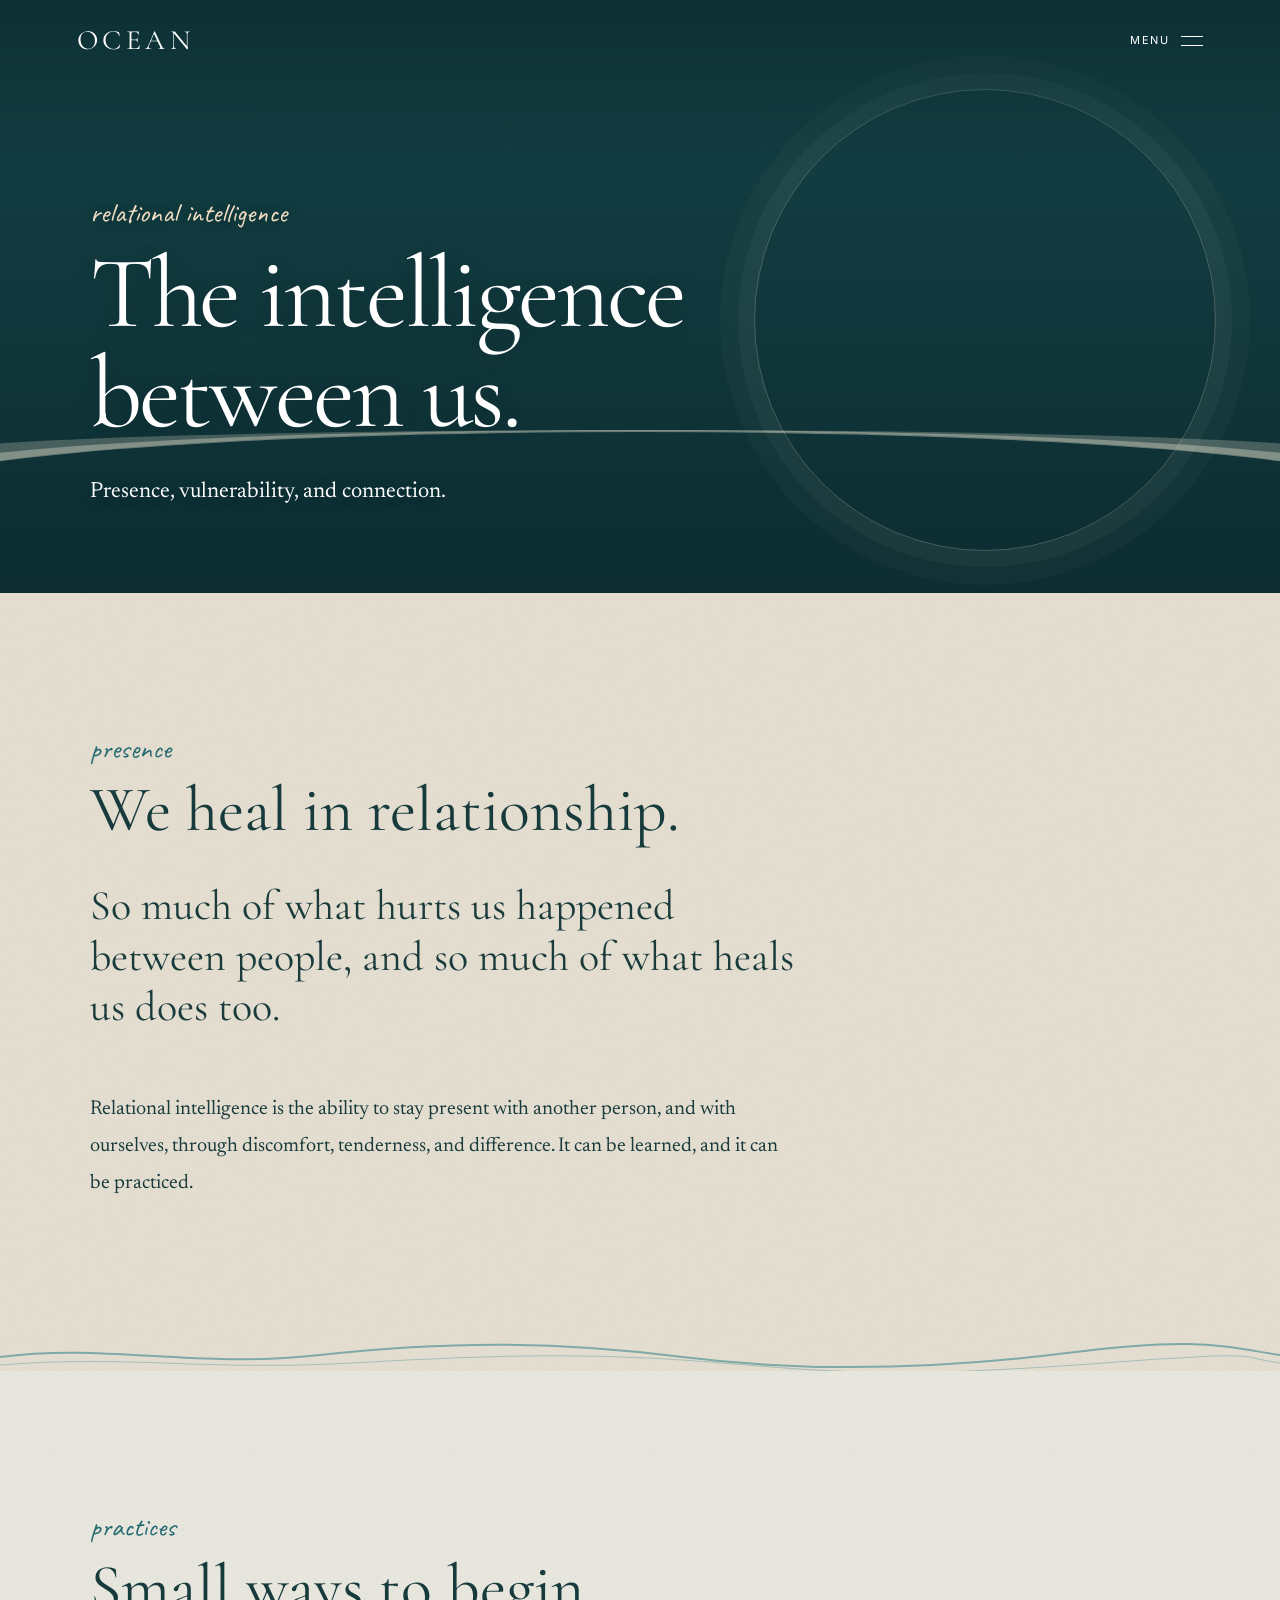
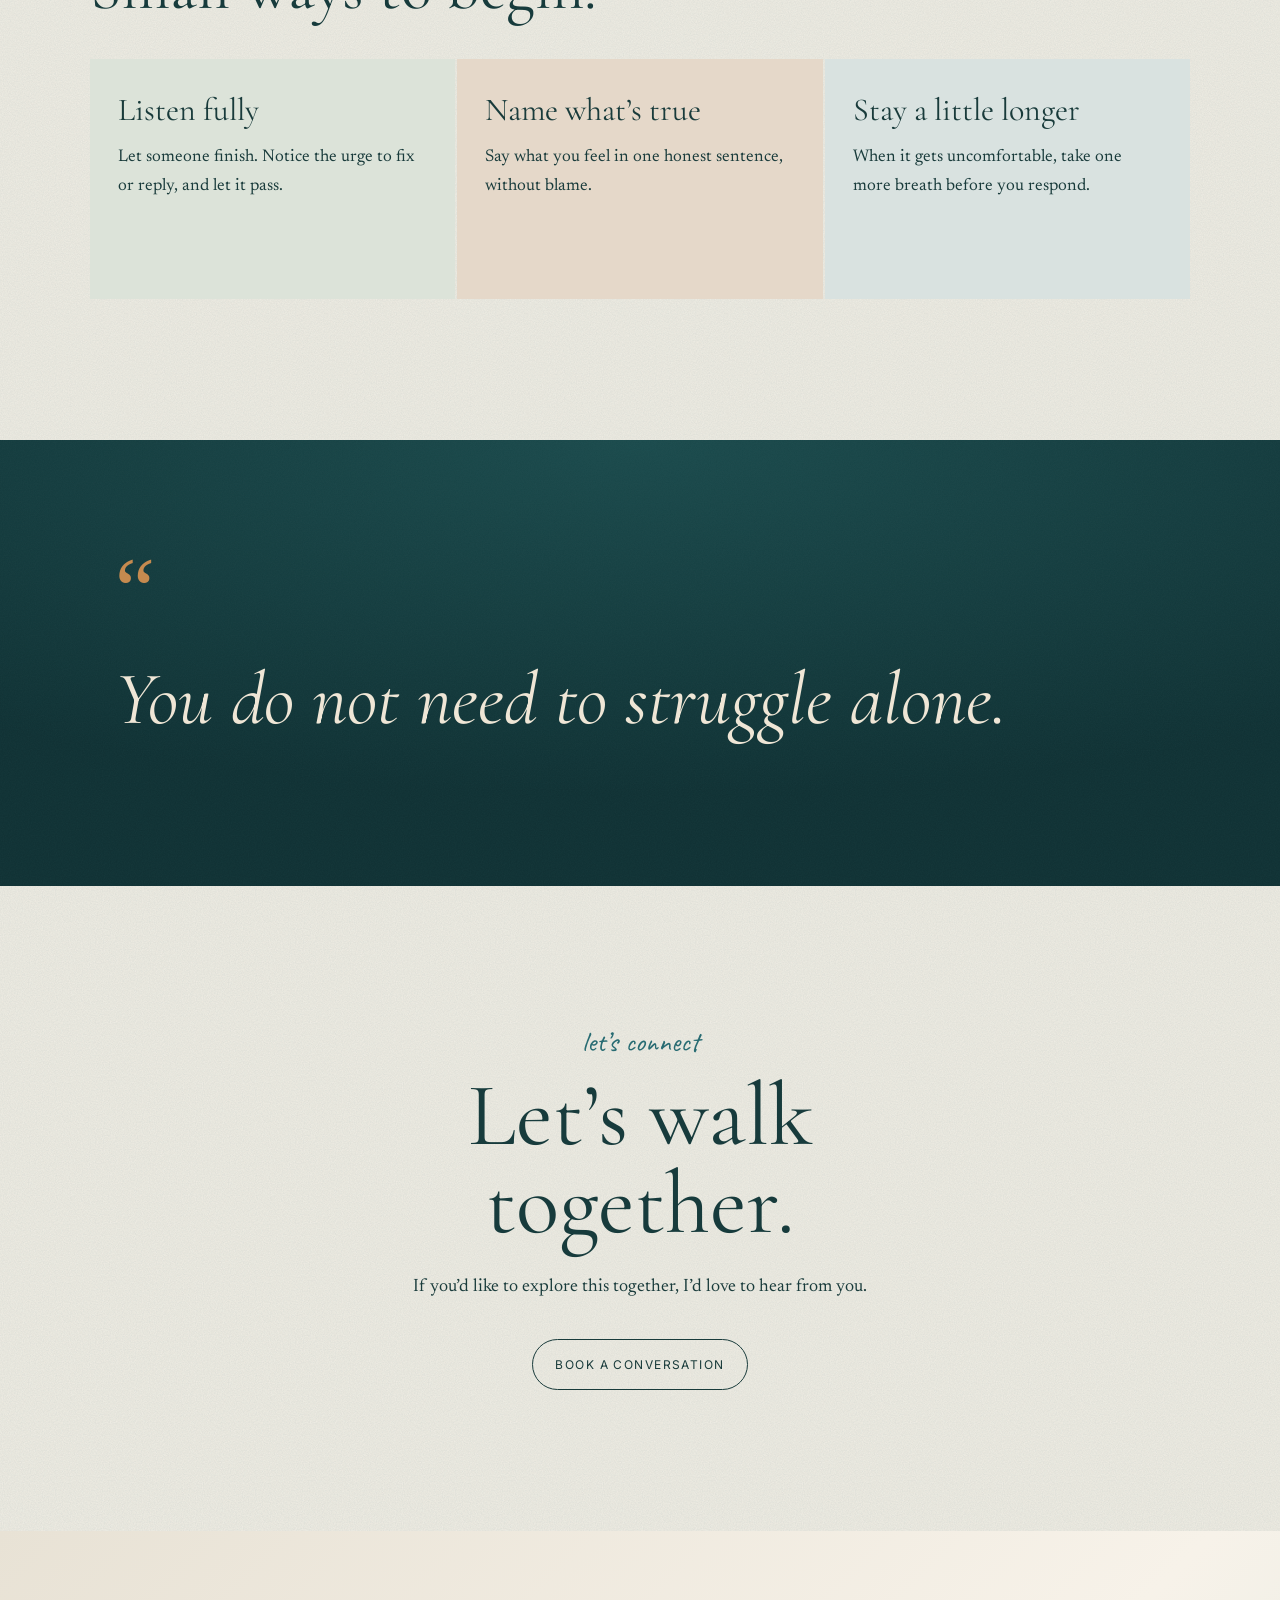
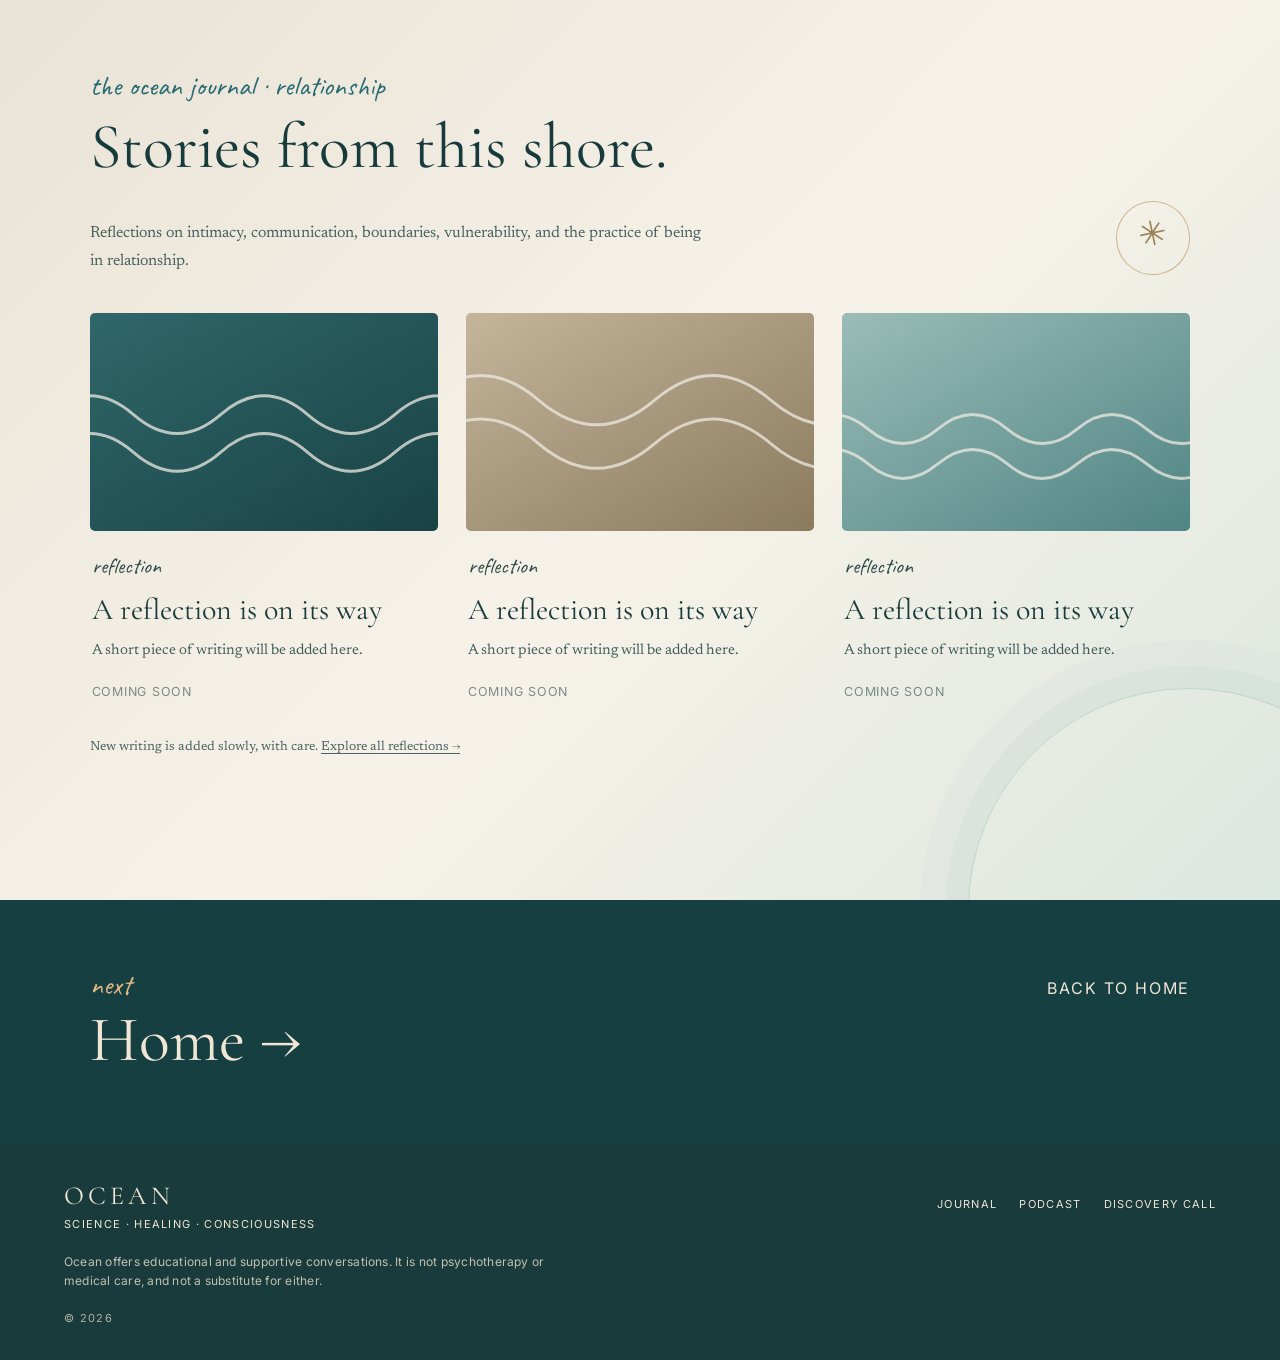
<file: relationship.html>
<!DOCTYPE html>
<html lang="en">
<head>
  <meta charset="UTF-8" />
  <meta name="viewport" content="width=device-width, initial-scale=1.0" />
  <meta name="description" content="Exploring presence, vulnerability, connection, and the intelligence between us." />
  <title>Relational Intelligence — Ocean</title>
  <link rel="preconnect" href="https://fonts.googleapis.com">
  <link rel="preconnect" href="https://fonts.gstatic.com" crossorigin>
  <link href="https://fonts.googleapis.com/css2?family=Cormorant+Garamond:wght@400;500;600&family=Inter:wght@300;400;500&family=Newsreader:ital,opsz,wght@0,6..72,400;0,6..72,500;1,6..72,400&family=Caveat:wght@500&display=swap" rel="stylesheet">
  <link rel="stylesheet" href="ocean.css?v=4" />
  <link rel="stylesheet" href="blog.css?v=3" />
  <script src="nav.js" defer></script>
  <link rel="icon" href="favicon.svg" type="image/svg+xml" />
  <link rel="stylesheet" href="polish.css?v=1" />
</head>
<body>
<div id="site-header"></div>
  <main id="top">
    <section class="hero page-hero pos-b hero-relationship">
<div class="hero-overlay"></div>
<div class="hero-content">
        <p class="eyebrow">RELATIONAL INTELLIGENCE</p>
        <h1>The intelligence<br>between us.</h1>
        <p class="hero-copy">Presence, vulnerability, and connection.</p>
      </div>
    </section>

    <section id="presence" class="section intro">
      <p class="eyebrow">PRESENCE</p>
      <h2 class="md">We heal in relationship.</h2>
      <div class="prose">
        <p class="lead">So much of what hurts us happened between people, and so much of what heals us does too.</p>
        <p>Relational intelligence is the ability to stay present with another person, and with ourselves, through discomfort, tenderness, and difference. It can be learned, and it can be practiced.</p>
      </div>
    </section>

    <section id="practices" class="section">
      <p class="eyebrow">PRACTICES</p>
      <h2 class="md">Small ways to begin.</h2>
      <div class="steps">
        <article><h3>Listen fully</h3><p>Let someone finish. Notice the urge to fix or reply, and let it pass.</p></article>
        <article><h3>Name what’s true</h3><p>Say what you feel in one honest sentence, without blame.</p></article>
        <article><h3>Stay a little longer</h3><p>When it gets uncomfortable, take one more breath before you respond.</p></article>
      </div>
    </section>

    <section class="quote"><div class="quote-inner"><span>“</span><blockquote>You do not need to struggle alone.</blockquote></div></section>
    <section id="connect" class="connect section">
      <p class="eyebrow">LET’S CONNECT</p>
      <h2>Let’s walk<br>together.</h2>
      <p>If you’d like to explore this together, I’d love to hear from you.</p>
      <a class="button dark" href="discovery-call.html">Book a conversation</a>
    </section>

  
    <section class="section blog editorial-journal" id="readings">
      <div class="journal-heading">
        <div><p class="eyebrow">THE OCEAN JOURNAL · RELATIONSHIP</p>
        <h2 class="md">Stories from this shore.</h2>
        <p class="journal-intro">Reflections on intimacy, communication, boundaries, vulnerability, and the practice of being in relationship.</p></div>
        <span class="journal-mark" aria-hidden="true">✳</span>
      </div>
      <div class="journal-grid" data-journal="relationship" data-keep-empty></div>
      <p class="journal-note">New writing is added slowly, with care. <a href="journal.html">Explore all reflections →</a></p>
    </section>

  </main>
  <section class="next-page"><div><p class="eyebrow">NEXT</p><a href="index.html">Home →</a></div><a href="index.html" style="font-size:16px;font-family:Inter,sans-serif;letter-spacing:.12em;text-transform:uppercase">Back to home</a></section>
  <footer class="site-footer">
    <div class="foot-brand"><strong>OCEAN</strong><span>Science · Healing · Consciousness</span></div>
    <nav class="foot-links" aria-label="Footer">
      <a href="journal.html">Journal</a><a href="podcast.html">Podcast</a><a href="discovery-call.html">Discovery call</a>
    </nav>
    <p class="foot-note">Ocean offers educational and supportive conversations. It is not psychotherapy or medical care, and not a substitute for either.</p>
    <div class="foot-copy">© 2026</div>
  </footer>
  <script>
    (function () {
      var hero = document.querySelector('.hero');
      var video = hero.querySelector('.hero-video');
      var btn = hero.querySelector('.video-toggle');
      if (!video || window.matchMedia('(prefers-reduced-motion: reduce)').matches) return;
      function mark() { hero.classList.add('has-video'); }
      video.addEventListener('playing', mark);
      if (!video.paused && video.readyState >= 3) mark();
      btn.addEventListener('click', function () {
        if (video.paused) { video.play(); btn.textContent = 'Pause'; btn.setAttribute('aria-label', 'Pause background video'); }
        else { video.pause(); btn.textContent = 'Play'; btn.setAttribute('aria-label', 'Play background video'); }
      });
    })();
  </script>
  <script src="journal.js" defer></script>
</body>
</html>
</file>
<file: ocean.css>
* { box-sizing: border-box; }
html { scroll-behavior: smooth; }
body {
  margin: 0;
  color: #193b3b;
  background: #f4efe6;
  font-family: "Inter", sans-serif;
  font-weight: 300;
  line-height: 1.7;
}
a { color: inherit; text-decoration: none; }
.nav {
  position: absolute; z-index: 10; top: 0; left: 0; right: 0;
  display: flex; justify-content: space-between; align-items: center;
  padding: 28px 5vw; color: white;
}
.brand { font-family: "Cormorant Garamond", serif; font-size: 28px; letter-spacing: .16em; }
.hero {
  min-height: 92vh; position: relative; display: flex; align-items: flex-end;
  padding: 12vh 7vw 11vh; color: white;
  background:
    linear-gradient(180deg, rgba(10,40,44,.18), rgba(8,35,39,.74)),
    url("https://images.unsplash.com/photo-1507525428034-b723cf961d3e?auto=format&fit=crop&w=2200&q=85")
    center/cover;
}
.hero-content { position: relative; max-width: 850px; }
.eyebrow { font-size: 11px; letter-spacing: .2em; text-transform: uppercase; margin: 0 0 22px; }
h1, h2, h3, blockquote {
  font-family: "Cormorant Garamond", serif; font-weight: 400; line-height: .98;
}
h1 { font-size: clamp(64px, 10vw, 138px); margin: 0 0 30px; letter-spacing: -.03em; }
.hero-copy { font-size: clamp(17px, 2vw, 22px); max-width: 600px; margin-bottom: 34px; }
.button {
  display: inline-block; padding: 14px 22px; border: 1px solid rgba(255,255,255,.7);
  border-radius: 100px; font-size: 12px; letter-spacing: .12em; text-transform: uppercase;
}
.section { padding: 130px 7vw; }
.intro { background: #e9e1d3; }
h2 { font-size: clamp(52px, 7vw, 94px); margin: 0 0 55px; color: #173b3c; }
.two-col { display: grid; grid-template-columns: 1fr 1fr; gap: 8vw; max-width: 1000px; font-size: 19px; }
.explore { background: #f4efe6; }
.section-heading { max-width: 850px; margin-bottom: 65px; }
.cards { display: grid; grid-template-columns: repeat(4, 1fr); gap: 2px; }
.card { min-height: 330px; padding: 35px 28px; background: #dce3d9; }
.card:nth-child(2) { background: #e5d8c9; }
.card:nth-child(3) { background: #d9e2e0; }
.card:nth-child(4) { background: #e2ddd0; }
.card-number, .post-tag { font-size: 10px; letter-spacing: .18em; text-transform: uppercase; }
.card h3 { font-size: 35px; margin: 70px 0 15px; }
.quote { padding: 150px 7vw; background: #163f42; color: #f4efe6; }
.quote-inner { max-width: 1050px; margin: auto; }
.quote span { font-family: Georgia, serif; font-size: 90px; line-height: 0; }
blockquote { font-size: clamp(40px, 6vw, 75px); margin: 30px 0 0; }
.writing { background: #efe7da; }
.posts { display: grid; grid-template-columns: repeat(3, 1fr); gap: 4vw; }
.posts article { border-top: 1px solid #9c9c8f; padding-top: 20px; }
.post-tag { margin-bottom: 40px; }
.posts h3 { font-size: 36px; margin: 0 0 15px; }
.text-link { display: inline-block; margin-top: 25px; border-bottom: 1px solid; font-size: 12px; text-transform: uppercase; letter-spacing: .12em; }
.connect { text-align: center; background: #d7ddd5; }
.connect h2 { margin-bottom: 25px; }
.connect > p:not(.eyebrow) { max-width: 570px; margin: 0 auto 35px; font-size: 18px; }
.button.dark { border-color: #193b3b; }
footer {
  display: flex; justify-content: space-between; gap: 20px; padding: 28px 5vw;
  background: #193b3b; color: #e9e1d3; font-size: 10px; letter-spacing: .12em; text-transform: uppercase;
}
@media (max-width: 800px) {
  .hero { min-height: 85vh; padding: 15vh 7vw 10vh; }
  .two-col, .posts { grid-template-columns: 1fr; gap: 15px; }
  .cards { grid-template-columns: 1fr 1fr; }
  .card { min-height: 280px; }
  .card h3 { margin-top: 50px; }
  footer { flex-direction: column; }
}
@media (max-width: 500px) {
  .section { padding: 90px 7vw; }
  .cards { grid-template-columns: 1fr; }
  .hero { background-position: 62% center; }
}

/* ---------- Multi-page navigation ---------- */
.site-nav { display: block; }
.site-nav > ul { display: flex; gap: 24px; list-style: none; margin: 0; padding: 0; font-size: 11px; letter-spacing: .12em; text-transform: uppercase; white-space: nowrap; }
.site-nav li { position: relative; }
.site-nav a { opacity: .9; display: block; padding: 6px 0; }
.site-nav a:hover, .site-nav a[aria-current="page"] { opacity: 1; }
.site-nav a[aria-current="page"] { border-bottom: 1px solid rgba(255,255,255,.8); }
.submenu { position: absolute; top: 100%; left: -16px; min-width: 230px; list-style: none; margin: 0; padding: 12px 16px; background: #163f42; opacity: 0; visibility: hidden; transform: translateY(6px); transition: opacity .2s, transform .2s, visibility .2s; }
.has-sub:hover .submenu, .has-sub:focus-within .submenu { opacity: 1; visibility: visible; transform: none; }
.submenu a { padding: 8px 0; font-size: 11px; white-space: nowrap; }
a:focus-visible, button:focus-visible { outline: 2px solid #e5d8c9; outline-offset: 4px; }

/* ---------- Inner page hero ---------- */
.page-hero { min-height: 62vh; padding: 22vh 7vw 9vh; }
.page-hero h1 { font-size: clamp(54px, 8vw, 110px); }
.page-hero .hero-copy { margin-bottom: 0; }
.page-hero.pos-a { background-position: 30% 60%; }
.page-hero.pos-b { background-position: 70% 40%; }
.page-hero.pos-c { background-position: 50% 80%; }

/* ---------- Content blocks ---------- */
.prose { max-width: 720px; font-size: 20px; }
.prose p { margin: 0 0 1.4em; }
.prose p.lead { font-family: "Cormorant Garamond", serif; font-size: clamp(28px, 3.4vw, 42px); line-height: 1.2; }
.section.alt { background: #e9e1d3; }
.section.pale { background: #efe7da; }
.section.deep { background: #163f42; color: #f4efe6; }
.section.deep h2 { color: #f4efe6; }
.section h2.md { font-size: clamp(40px, 5vw, 66px); margin-bottom: 40px; }
.steps { display: grid; grid-template-columns: repeat(3, 1fr); gap: 2px; }
.steps article { padding: 35px 28px; background: #dce3d9; min-height: 240px; }
.steps article:nth-child(2) { background: #e5d8c9; }
.steps article:nth-child(3) { background: #d9e2e0; }
.steps h3 { font-size: 32px; margin: 0 0 14px; }
.offerings { border-top: 1px solid #9c9c8f; }
.offering { display: grid; grid-template-columns: 1fr 2fr auto; gap: 4vw; align-items: baseline; padding: 32px 0; border-bottom: 1px solid #9c9c8f; }
.offering h3 { font-size: 34px; margin: 0; }
.offering p { margin: 0; }
.offering .post-tag { margin: 0; }
.note { font-size: 14px; max-width: 720px; border-left: 2px solid #9c9c8f; padding-left: 18px; margin-top: 50px; }
.pagelinks { display: grid; grid-template-columns: repeat(3, 1fr); gap: 2px; }
.pagelinks a { display: block; padding: 35px 28px 30px; background: #dce3d9; min-height: 250px; transition: background .25s; }
.pagelinks a:nth-child(2n) { background: #e5d8c9; }
.pagelinks a:nth-child(3n) { background: #d9e2e0; }
.pagelinks a:hover { background: #163f42; color: #f4efe6; }
.pagelinks h3 { font-size: 34px; margin: 55px 0 12px; }
.pagelinks p { margin: 0; font-size: 15px; }
.next-page { display: flex; justify-content: space-between; align-items: baseline; gap: 20px; padding: 70px 7vw; background: #163f42; color: #f4efe6; }
.next-page .eyebrow { margin: 0 0 8px; }
.next-page a { font-family: "Cormorant Garamond", serif; font-size: clamp(34px, 5vw, 64px); line-height: 1; }
.next-page a:hover { text-decoration: underline; text-underline-offset: 8px; }
.contact-lines { list-style: none; padding: 0; margin: 30px 0 0; }
.contact-lines li { margin-bottom: 10px; }

@media (max-width: 1240px) {
  .nav { flex-direction: column; align-items: flex-start; gap: 12px; padding: 22px 5vw; }
  .site-nav > ul { flex-wrap: wrap; gap: 4px 22px; white-space: normal; }
  .site-nav a { padding: 4px 0; }
  .submenu { display: none; }
  .page-hero { padding-top: 200px; }
}
@media (max-width: 500px) {
  .brand { font-size: 24px; }
  .site-nav > ul { gap: 2px 16px; font-size: 10.5px; letter-spacing: .1em; }
}
@media (max-width: 960px) {
  .steps, .pagelinks { grid-template-columns: 1fr; }
  .offering { grid-template-columns: 1fr; gap: 10px; }
  .next-page { flex-direction: column; }
}
@media (prefers-reduced-motion: reduce) {
  html { scroll-behavior: auto; }
  * { transition: none !important; }
}

/* ---------- Home hero video ---------- */
.hero-video { position: absolute; inset: 0; width: 100%; height: 100%; object-fit: cover; opacity: 0; transition: opacity 1.2s ease; }
.hero.has-video .hero-video { opacity: 1; }
.hero-overlay { position: absolute; inset: 0; opacity: 0; background: linear-gradient(180deg, rgba(10,40,44,.18), rgba(8,35,39,.74)); transition: opacity 1.2s ease; pointer-events: none; }
.hero.has-video .hero-overlay { opacity: 1; }
.hero-content { z-index: 1; }
.video-toggle { display: none; position: absolute; z-index: 2; right: 5vw; bottom: 4vh; padding: 9px 18px; background: rgba(8,35,39,.35); color: #fff; border: 1px solid rgba(255,255,255,.7); border-radius: 100px; font: inherit; font-size: 11px; letter-spacing: .14em; text-transform: uppercase; cursor: pointer; }
.hero.has-video .video-toggle { display: block; }
@media (prefers-reduced-motion: reduce) { .hero-video, .video-toggle { display: none !important; } }

/* ---------- Portrait ---------- */
.about-grid { display: grid; grid-template-columns: minmax(260px, 380px) 1fr; gap: 7vw; align-items: start; }
.about-grid.no-photo { display: block; }
.portrait { margin: 0; }
.portrait img { display: block; width: 100%; height: auto; aspect-ratio: 4 / 5; object-fit: cover; object-position: center 25%; border-radius: 190px 190px 4px 4px; background: #dce3d9; }
@media (max-width: 760px) {
  .about-grid { grid-template-columns: 1fr; gap: 40px; }
  .portrait { max-width: 320px; }
}

/* ---------- Readable nav over bright skies ---------- */
.nav::before { content: ""; position: absolute; z-index: -1; top: 0; left: 0; right: 0; height: 170px; background: linear-gradient(180deg, rgba(8,35,39,.6), rgba(8,35,39,0)); pointer-events: none; }

/* ---------- Per-page hero photos ---------- */
:root { --ocean-photo: url("https://images.unsplash.com/photo-1507525428034-b723cf961d3e?auto=format&fit=crop&w=2200&q=85"); }
.hero.hero-home, .hero.hero-about, .hero.hero-healing, .hero.hero-consciousness, .hero.hero-relationship, .hero.hero-discovery, .hero.hero-podcast { background-image: linear-gradient(180deg, rgba(10,40,44,.18), rgba(8,35,39,.74)), var(--ocean-photo); background-size: cover; background-position: center; }
.hero.hero-psychedelics { background-image: linear-gradient(180deg, rgba(10,40,44,.18), rgba(8,35,39,.74)), url("media/hero-psychedelics.jpg"), var(--ocean-photo); background-size: cover; background-position: center; }
.hero.page-hero.pos-a { background-position: center, 30% 60%; }
.hero.page-hero.pos-b { background-position: center, 70% 40%; }
.hero.page-hero.pos-c { background-position: center, 50% 80%; }


/* ---------- Ocean V2: arrival practice + accessible refinements ---------- */
.skip-link { position: fixed; z-index: 100; top: 12px; left: 12px; padding: 10px 16px; background: #f4efe6; color: #193b3b; border-radius: 30px; transform: translateY(-160%); }
.skip-link:focus { transform: translateY(0); }
.pause-section { background: #e9e1d3; display: grid; grid-template-columns: minmax(240px, .9fr) minmax(320px, 1.1fr); column-gap: 7vw; row-gap: 24px; align-items: center; }
.pause-intro { max-width: 540px; }
.pause-intro h2 { font-size: clamp(40px, 5vw, 66px); line-height: 1.02; margin-bottom: 24px; }
.pause-lead { max-width: 440px; font-size: 18px; }
.pause-card { position: relative; overflow: hidden; padding: clamp(28px, 4vw, 52px); border-radius: 4px 70px 4px 70px; background: #163f42; color: #f4efe6; text-align: center; box-shadow: 0 24px 60px rgba(22,63,66,.12); }
.pause-orb-wrap { display: grid; place-items: center; min-height: 150px; margin: 0 auto 18px; }
.pause-orb { width: 112px; height: 112px; border-radius: 50%; background: radial-gradient(circle at 34% 28%, #dce9dc 0, #9ebfba 30%, #5d9391 66%, #2d6669 100%); box-shadow: 0 0 0 14px rgba(220,233,220,.07), 0 0 65px rgba(158,191,186,.28); transform: scale(.94); }
.pause-card.is-running .pause-orb { animation: ocean-drift 8s ease-in-out infinite alternate; }
.pause-card.is-complete .pause-orb { box-shadow: 0 0 0 20px rgba(220,233,220,.08), 0 0 85px rgba(158,191,186,.4); }
@keyframes ocean-drift { from { transform: scale(.92) translateY(3px); } to { transform: scale(1.08) translateY(-3px); } }
.pause-instruction { min-height: 30px; font-family: "Cormorant Garamond", Georgia, serif; font-size: clamp(25px, 3vw, 34px); }
.pause-count { margin: 8px 0 16px; font-variant-numeric: tabular-nums; font-size: 13px; letter-spacing: .18em; opacity: .82; }
.pause-progress { height: 3px; margin: 0 auto 22px; max-width: 360px; background: rgba(244,239,230,.2); overflow: hidden; }
.pause-progress span { display: block; width: 0; height: 100%; background: #c9d9cc; transition: width .25s linear; }
.pause-hint { max-width: 430px; min-height: 54px; margin: 0 auto 24px; color: rgba(244,239,230,.86); font-size: 14px; }
.pause-controls { display: flex; justify-content: center; flex-wrap: wrap; gap: 10px; }
.pause-button { min-height: 44px; padding: 11px 19px; border: 1px solid rgba(244,239,230,.65); border-radius: 100px; font: inherit; font-size: 11px; letter-spacing: .1em; text-transform: uppercase; cursor: pointer; transition: background .2s, color .2s, opacity .2s; }
.pause-button.primary { background: #e9e1d3; color: #193b3b; }
.pause-button.secondary { background: transparent; color: #f4efe6; }
.pause-button:hover:not(:disabled) { background: #c9d9cc; color: #193b3b; }
.pause-button:disabled { opacity: .4; cursor: not-allowed; }
.pause-complete { margin: 20px 0 0; color: #dce9dc; font-family: "Cormorant Garamond", Georgia, serif; font-size: 23px; }
.pause-note { grid-column: 1 / -1; margin: 0; text-align: center; color: #526765; font-size: 12px; }
.cards .card { display: block; color: inherit; text-decoration: none; transition: transform .3s, box-shadow .3s; }
.cards .card:hover, .cards .card:focus-visible { transform: translateY(-5px); box-shadow: 0 18px 32px rgba(22,63,66,.12); }
.card-link { display: inline-block; margin-top: 22px; border-bottom: 1px solid currentColor; font-size: 10px; letter-spacing: .12em; text-transform: uppercase; }
.hero-actions { display: flex; align-items: center; flex-wrap: wrap; gap: 18px; }
.hero-text-link { font-size: 12px; letter-spacing: .08em; border-bottom: 1px solid rgba(255,255,255,.65); padding-bottom: 4px; }
@media (max-width: 900px) {
  .pause-section { grid-template-columns: 1fr; }
  .pause-intro { max-width: 680px; }
  .pause-card { max-width: 620px; width: 100%; margin: 0 auto; }
}
@media (max-width: 1240px) {
  .nav { align-items: flex-start; gap: 10px; }
  .site-nav { width: 100%; max-width: 100%; overflow-x: auto; overscroll-behavior-x: contain; scrollbar-width: none; }
  .site-nav::-webkit-scrollbar { display: none; }
  .site-nav > ul { width: max-content; flex-wrap: nowrap; gap: 22px; padding: 0 2px 8px; }
  .submenu { display: none !important; }
}
@media (max-width: 600px) {
  .nav { padding: 18px 6vw; }
  .site-nav > ul { gap: 18px; font-size: 10px; }
  .hero { min-height: 88vh; }
  .hero-actions { align-items: flex-start; flex-direction: column; gap: 14px; }
  .pause-card { border-radius: 4px 42px 4px 42px; }
  .pause-orb-wrap { min-height: 125px; }
  .pause-orb { width: 92px; height: 92px; }
}
@media (prefers-reduced-motion: reduce) {
  .pause-card.is-running .pause-orb { animation: none; }
  .pause-progress span, .cards .card { transition: none; }
  .cards .card:hover { transform: none; }
}
</file>
<file: polish.css>
/* OCEAN — polish layer. Loaded last on every page; nothing else needs editing to undo it
   (remove the polish.css link to go back to the previous look). */

[hidden] { display: none !important; }
html { -webkit-text-size-adjust: 100%; }
html.nav-locked { overflow: hidden; }
h1, h2, h3, blockquote { text-wrap: balance; }
p, li { text-wrap: pretty; }
img, video { max-width: 100%; }

/* ---------- Page gutters: comfortable on phones, centred on big monitors ---------- */
:root { --gutter: max(7vw, calc(50vw - 640px)); --nav-gutter: max(5vw, calc(50vw - 700px)); }
.section, .quote, .next-page, .hero { padding-left: var(--gutter); padding-right: var(--gutter); }

/* ---------- Type scale that survives 360px phones ---------- */
h1 { font-size: clamp(46px, 10vw, 138px); }
.page-hero h1 { font-size: clamp(42px, 8vw, 110px); }
h2 { font-size: clamp(40px, 7vw, 94px); }
.section h2.md { font-size: clamp(36px, 5vw, 66px); }
blockquote { font-size: clamp(34px, 6vw, 75px); }
.prose, .two-col { overflow-wrap: break-word; }

/* ---------- Heights: svh keeps iOS Safari's address bar from clipping the hero ---------- */
.hero { min-height: 92vh; min-height: 92svh; }
.page-hero { min-height: 62vh; min-height: 62svh; }
@media (max-width: 800px) { .hero { min-height: 85vh; min-height: 85svh; } }
@media (max-width: 600px) {
  .hero { min-height: 88vh; min-height: 88svh; }
  .hero.page-hero { min-height: 58vh; min-height: 58svh; }
  .section { padding-top: 72px; padding-bottom: 72px; }
  .quote { padding-top: 90px; padding-bottom: 90px; }
}

/* Home hero uses a local photo (the video's own frame) instead of a hot-linked one */
.hero.hero-home { --ocean-photo: url("media/hero-home.jpg"); }

/* ---------- Readability on phones: Inter 300 is thin on small screens ---------- */
@media (max-width: 700px) {
  body { font-weight: 400; }
  .eyebrow { font-size: 12px; }
  .card-number, .post-tag { font-size: 11px; }
  .prose { font-size: 18px; }
  .two-col { font-size: 17px; }
  .pause-note, .note { font-size: 13px; }
}

/* ---------- Focus that is visible on light AND dark backgrounds ---------- */
a:focus-visible, button:focus-visible, summary:focus-visible { outline: 2px solid #2f7f86; outline-offset: 4px; }
.nav a:focus-visible, .nav button:focus-visible, .hero a:focus-visible, .hero button:focus-visible,
.quote a:focus-visible, .section.deep a:focus-visible, .next-page a:focus-visible,
.pause-card button:focus-visible, footer a:focus-visible, .m-cta:focus-visible { outline-color: #e5d8c9; }
.m-cta:focus-visible { outline-color: #2f7f86; }

/* ---------- Tap targets (44px) ---------- */
.hero-text-link { display: inline-flex; align-items: center; min-height: 44px; }
.video-toggle { min-height: 44px; }
.button { min-height: 46px; display: inline-flex; align-items: center; justify-content: center; }
.text-link, .card-link { padding: 10px 0; }
summary { cursor: pointer; padding: 12px 0; min-height: 44px; }

/* ---------- Header: fixed, becomes a solid bar on scroll ---------- */
.nav { position: fixed; padding-left: var(--nav-gutter); padding-right: var(--nav-gutter); transition: padding .3s ease; }
.nav::before { z-index: -3; transition: opacity .3s; }
.nav::after { content: ""; position: absolute; inset: 0; z-index: -2; background: rgba(22,63,66,.9); opacity: 0; transition: opacity .3s; pointer-events: none; -webkit-backdrop-filter: blur(10px); backdrop-filter: blur(10px); }
.nav.is-scrolled { padding-top: 14px; padding-bottom: 14px; }
.nav.is-scrolled::before { opacity: 0; }
.nav.is-scrolled::after { opacity: 1; }
.nav.is-scrolled .brand { font-size: 24px; }
.nav-toggle { display: none; }
.site-nav .nav-cta a { padding: 8px 16px; border: 1px solid rgba(255,255,255,.7); border-radius: 100px; }
.site-nav .nav-cta a:hover { background: rgba(255,255,255,.14); }

/* Laptop widths: all links fit at 1321px+; below that, a menu button */
@media (max-width: 1320px) {
  .nav { flex-direction: row; align-items: center; gap: 0; padding: 16px 6vw; }
  .nav-toggle { display: inline-flex; align-items: center; gap: 12px; min-height: 44px; margin-right: -6px; padding: 0 6px 0 12px; background: none; border: 0; color: inherit; font: inherit; font-size: 11px; letter-spacing: .14em; text-transform: uppercase; cursor: pointer; }
  .nav-toggle .bars { position: relative; width: 22px; height: 10px; border-top: 1.5px solid currentColor; border-bottom: 1.5px solid currentColor; transition: transform .25s; }
  .nav.nav-open .bars { border-color: transparent; }
  .nav.nav-open .bars::before, .nav.nav-open .bars::after { content: ""; position: absolute; left: 0; right: 0; top: 50%; border-top: 1.5px solid currentColor; }
  .nav.nav-open .bars::before { transform: rotate(45deg); }
  .nav.nav-open .bars::after { transform: rotate(-45deg); }

  .site-nav { position: fixed; z-index: -1; inset: 0; width: auto; max-width: none; overflow: hidden auto; padding: 96px 8vw 48px; display: flex; flex-direction: column; justify-content: center; background: #163f42; opacity: 0; visibility: hidden; pointer-events: none; transition: opacity .25s ease, visibility .25s; }
  .nav.nav-open .site-nav { opacity: 1; visibility: visible; pointer-events: auto; }
  .site-nav > ul { display: flex; flex-direction: column; flex-wrap: nowrap; width: auto; gap: 2px; padding: 0; font-family: "Cormorant Garamond", serif; font-size: clamp(30px, 7vw, 44px); letter-spacing: 0; text-transform: none; white-space: normal; }
  .site-nav a { padding: 8px 0; min-height: 44px; display: flex; align-items: center; }
  .site-nav a[aria-current="page"] { border-bottom: 0; font-style: italic; }
  .site-nav .nav-cta { margin-top: 18px; }
  .site-nav .nav-cta a { display: inline-flex; font-family: "Inter", sans-serif; font-size: 12px; letter-spacing: .12em; text-transform: uppercase; padding: 14px 24px; }
}

/* ---------- Floating "Book a call" on phones/tablets ---------- */
.m-cta { display: none; }
@media (max-width: 900px) {
  .m-cta { display: inline-flex; position: fixed; z-index: 9; left: 50%; bottom: max(14px, env(safe-area-inset-bottom)); transform: translate(-50%, 140%); align-items: center; min-height: 46px; padding: 0 24px; border-radius: 100px; background: #e9e1d3; color: #193b3b; font-size: 11px; font-weight: 500; letter-spacing: .12em; text-transform: uppercase; box-shadow: 0 10px 30px rgba(8,35,39,.28); transition: transform .35s ease; }
  .m-cta.show { transform: translate(-50%, 0); }
  .site-footer { padding-bottom: 88px; }
}
@media (prefers-reduced-motion: reduce) { .m-cta, .nav, .nav::before, .nav::after, .site-nav { transition: none; } }

/* ---------- Home: call-to-action pair ---------- */
.cta-actions { display: flex; flex-wrap: wrap; justify-content: center; align-items: center; gap: 14px; }

/* ---------- Discovery call: booking frame needs room on phones ---------- */
.booking iframe { height: 760px !important; min-height: 70svh; }
@media (max-width: 600px) { .booking iframe { height: 840px !important; border-radius: 8px !important; } }

/* ---------- Footer ---------- */
.site-footer { display: grid; grid-template-columns: 1fr auto; gap: 18px 40px; align-items: start; padding: 40px var(--nav-gutter) 32px; background: #193b3b; color: #e9e1d3; font-size: 11px; letter-spacing: .12em; text-transform: uppercase; }
.site-footer > div, .site-footer > nav, .site-footer > p { margin: 0; }
.foot-brand { display: flex; flex-direction: column; gap: 6px; }
.foot-brand strong { font: 400 26px/1 "Cormorant Garamond", serif; letter-spacing: .16em; }
.foot-links { display: flex; flex-wrap: wrap; gap: 4px 22px; justify-content: flex-end; }
.foot-links a { display: inline-flex; align-items: center; min-height: 44px; border-bottom: 1px solid transparent; }
.foot-links a:hover { border-bottom-color: currentColor; }
.foot-note { grid-column: 1 / -1; max-width: 62ch; font-size: 12px; letter-spacing: .02em; text-transform: none; line-height: 1.6; opacity: .78; }
.foot-copy { grid-column: 1 / -1; opacity: .7; }
@media (max-width: 700px) { .site-footer { grid-template-columns: 1fr; } .foot-links { justify-content: flex-start; } }

/* ---------- Journal cards: follow the section's colours (light or dark) ---------- */
.journal-card-content h3 { color: inherit; font-family: "Cormorant Garamond", serif; font-size: clamp(24px, 2.6vw, 30px); line-height: 1.15; }
.journal-card-content p { color: inherit; opacity: .8; }
.journal-card-meta { margin: 0 0 8px !important; font-size: 11px !important; letter-spacing: .12em; text-transform: uppercase; opacity: .65 !important; }
.journal-read-more { color: inherit; opacity: .85; }
.journal-card-link:hover .journal-read-more { color: inherit; opacity: 1; }
.journal-image-placeholder { background: linear-gradient(145deg, #2d6669, #163f42); }
.journal-grid:has(.journal-card:only-child) { grid-template-columns: minmax(0, 480px); }
@media (max-width: 760px) { .journal-grid { grid-template-columns: 1fr; } }
@media (min-width: 761px) and (max-width: 1000px) { .journal-grid { grid-template-columns: repeat(2, minmax(0, 1fr)); } }

/* Anchor links land below the fixed header */
html { scroll-padding-top: 84px; }

/* Journal placeholder (shown until the first reflection for a topic exists) */
.blog-empty { color: inherit; }
.blog-empty .empty-mark { display: block; font-size: 28px; color: #9c8057; }
.blog-empty h3 { color: inherit; }

/* Placeholder cards: same grid and proportions as real reflection cards */
.journal-card.is-placeholder { cursor: default; }
.placeholder-art { position: relative; background: linear-gradient(150deg, #2d6669, #163f42); }
.placeholder-art-1 { background: linear-gradient(150deg, #c9b79c, #8d7a5c); }
.placeholder-art-2 { background: linear-gradient(150deg, #9ebfba, #4f8584); }
.placeholder-art svg { position: absolute; inset: 0; width: 100%; height: 100%; fill: none; stroke: rgba(244,239,230,.75); stroke-width: 2; stroke-linecap: round; }
.is-placeholder .journal-read-more { opacity: .55; }
.is-placeholder:hover img, .is-placeholder .journal-card-link:hover .journal-card-image { transform: none; }
.journal-grid:has(.journal-card:only-child) { grid-template-columns: repeat(3, minmax(0, 1fr)); }
@media (max-width: 760px) { .journal-grid:has(.journal-card:only-child) { grid-template-columns: 1fr; } }

/* =====================================================================
   SPIRITUAL / INTIMATE PASS — fonts, paper, colour journey, images
   (delete from here to the end of the file to undo this whole pass)
   ===================================================================== */
:root {
  --serif: "Newsreader", "Cormorant Garamond", Georgia, serif;
  --hand: "Caveat", "Segoe Script", cursive;
  --amber: #c58a4f; --amber-deep: #a8692f; --paper: #efe6d6;
  --grain: url("data:image/svg+xml,%3Csvg xmlns='http://www.w3.org/2000/svg' width='200' height='200'%3E%3Cfilter id='n'%3E%3CfeTurbulence type='fractalNoise' baseFrequency='.85' numOctaves='2' stitchTiles='stitch'/%3E%3CfeColorMatrix values='0 0 0 0 .1 0 0 0 0 .22 0 0 0 0 .22 0 0 0 .09 0'/%3E%3C/filter%3E%3Crect width='100%25' height='100%25' filter='url(%23n)'/%3E%3C/svg%3E");
}

/* --- Type: a soft reading serif for words, Inter only for small interface text --- */
body { font-family: var(--serif); font-size: 18px; font-weight: 400; line-height: 1.75; }
.button, .site-nav, .nav-toggle, .pause-button, .video-toggle, .site-footer, .card-link, .text-link,
.journal-read-more, .m-cta, .hero-text-link, summary { font-family: "Inter", system-ui, sans-serif; }
.prose { line-height: 1.85; }
.pagelinks p, .steps p, .card p { font-size: 17px; }
.hero-copy { font-weight: 400; }
blockquote { font-style: italic; }
.eyebrow { font-family: var(--hand); font-size: clamp(22px, 2.2vw, 28px); letter-spacing: 0; text-transform: lowercase; line-height: 1.1; color: #276b72; margin-bottom: 14px; }
.hero .eyebrow { color: #f0dcc0; }
.quote .eyebrow, .section.deep .eyebrow, .next-page .eyebrow { color: #e3b985; }
.post-tag, .steps .post-tag, .journal-card-meta { font-family: var(--hand) !important; font-size: 22px !important; letter-spacing: 0 !important; text-transform: lowercase !important; opacity: .9 !important; color: #276b72; }
.card-number { font-family: var(--hand); font-size: 24px; letter-spacing: 0; text-transform: lowercase; }
/* the arrival practice speaks softly in serif italics; handwriting is kept for margin notes */
#pause .pause-intro h2, #pause .pause-instruction, #pause .pause-complete { font-family: "Cormorant Garamond", var(--serif); font-style: italic; font-weight: 400; }
#pause .pause-intro h2 { font-size: clamp(40px, 5vw, 66px); line-height: 1.05; }

/* --- Paper: a faint grain over every flat colour band --- */
body { background-image: var(--grain); }
.section:not(.editorial-journal):not(.pause-section) { background-image: var(--grain); }

/* --- Colour journey on the home page: sea-glass → deep water → sand → dawn --- */
.pause-section { background: var(--grain), linear-gradient(180deg, #d9e6df 0%, #b7d0ca 100%); }
.pause-note { color: #3d5a58; }
.quote { background: var(--grain), radial-gradient(120% 110% at 50% 0%, #1a4a4c 0%, #0f3033 72%); color: var(--paper); }
.quote span { color: var(--amber); }
.connect { background: var(--grain), linear-gradient(180deg, #e7dcc6 0%, #f1ddc0 100%); }
.section.deep, .pause-card, .next-page, .site-footer { color: var(--paper); }

/* --- One warm accent: candle-amber on hover, like a light in dark water --- */
.text-link:hover, .card-link:hover { color: var(--amber-deep); }
.hero .button:hover, .hero-text-link:hover { background: rgba(197,138,79,.22); border-color: #e3b985; }
.button.dark:hover { background: rgba(197,138,79,.16); border-color: var(--amber-deep); }
.site-nav a:hover { color: #f3d9b6; }
.pagelinks.hand a:hover .card-number { color: #f0dcc0; }
.foot-links a:hover { border-bottom-color: var(--amber); }

/* --- Hand-inked wave under key sections --- */
.pause-section, .section.intro { position: relative; }
.pause-section::after, .section.intro::after {
  content: ""; position: absolute; left: 0; right: 0; bottom: 0; height: 34px; pointer-events: none; opacity: .55;
  background: url("data:image/svg+xml,%3Csvg xmlns='http://www.w3.org/2000/svg' viewBox='0 0 1200 34' preserveAspectRatio='none'%3E%3Cpath d='M0 20 C100 6 180 32 300 18 S520 4 640 20 S880 32 1000 16 S1140 8 1200 18' fill='none' stroke='%232f7f86' stroke-width='2' stroke-linecap='round'/%3E%3Cpath d='M0 28 C120 18 200 34 330 26 S560 14 700 28 S930 34 1060 24 S1160 20 1200 26' fill='none' stroke='%232f7f86' stroke-width='1' stroke-linecap='round' opacity='.6'/%3E%3C/svg%3E") center / 100% 100% no-repeat;
}

/* --- Images: one gentle treatment so stock and personal photos feel like a set --- */
main img { filter: saturate(.9) sepia(.08) contrast(1.02); }
.portrait, .journal-card-image { position: relative; }
.portrait::after { content: ""; position: absolute; inset: 0; border-radius: 190px 190px 4px 4px; pointer-events: none; background: var(--grain), linear-gradient(180deg, rgba(25,59,59,0) 55%, rgba(25,59,59,.22)); }
.journal-card-image::after { content: ""; position: absolute; inset: 0; pointer-events: none; background: var(--grain); }
.portrait { margin: 0; }

/* --- Room to breathe --- */
.section { padding-top: clamp(72px, 11vw, 150px); padding-bottom: clamp(72px, 11vw, 150px); }

/* --- "Right now" note and voice greeting --- */
.currently { margin-top: 1.8em; padding-top: 1.2em; border-top: 1px dashed rgba(23,59,60,.28); font-size: 18px; font-style: italic; }
.currently .hand, .voice-hello .hand { font-family: var(--hand); font-style: normal; font-size: 26px; color: #276b72; margin-right: .35em; }
.voice-hello { margin-top: 2em; padding: 18px 22px; border: 1px dashed rgba(23,59,60,.35); border-radius: 22px 6px 22px 6px; background: rgba(255,255,255,.28); }
.voice-hello .voice-soon { display: inline; margin: 0; font-size: 16px; font-style: italic; opacity: .8; }
.voice-hello audio { display: block; margin-top: 10px; width: 100%; max-width: 420px; }
@media (min-width: 761px) { .about-grid { align-items: center; } }
</file>
<file: blog.css>
/* OCEAN — blog styles. Inherits your page's fonts and colours from ocean.css. */
.blog-list { display: grid; grid-template-columns: repeat(auto-fill, minmax(260px, 1fr)); gap: 2vw; margin-top: 40px; }
.blog-card { display: flex; flex-direction: column; padding: 28px 24px; color: inherit; text-decoration: none;
  border-top: 1px solid color-mix(in srgb, currentColor 35%, transparent);
  background: color-mix(in srgb, currentColor 5%, transparent); transition: transform .4s, background .4s; }
.blog-card:hover, .blog-card:focus-visible { transform: translateY(-6px); background: color-mix(in srgb, currentColor 9%, transparent); }
.blog-card h3 { font-family: "Cormorant Garamond", Georgia, serif; font-weight: 400; font-size: 30px; line-height: 1.05; margin: 36px 0 12px; }
.blog-card p { margin: 0 0 20px; opacity: .85; }
.blog-meta { font-size: 11px; letter-spacing: .18em; text-transform: uppercase; opacity: .7; }
.blog-more { margin-top: auto; font-size: 12px; letter-spacing: .12em; text-transform: uppercase; }
.blog-empty { opacity: .7; font-style: italic; }

.post { max-width: 720px; margin: 0 auto; padding: 170px 6vw 90px; }
.post h1 { font-family: "Cormorant Garamond", Georgia, serif; font-weight: 400; font-size: clamp(40px, 6vw, 68px); line-height: 1; margin: 18px 0 22px; }
.post-source { opacity: .75; margin: 0 0 40px; }
.post-body p { font-size: 19px; line-height: 1.85; margin: 0 0 1.3em; }
.post-foot { margin-top: 56px; display: flex; flex-wrap: wrap; gap: 18px; align-items: center; }
.post a.text-link, .post-foot a { border-bottom: 1px solid; font-size: 12px; letter-spacing: .12em; text-transform: uppercase; text-decoration: none; color: inherit; }
@media (prefers-reduced-motion: reduce) { .blog-card { transition: none; } .blog-card:hover { transform: none; } }


/* OCEAN JOURNAL + GRAPHIC POLISH — V2 */
:root {
  --ocean-ink: #153b3d;
  --ocean-deep: #0d3034;
  --ocean-sea: #286c70;
  --ocean-mist: #dce8e2;
  --ocean-sand: #f4efe6;
  --ocean-gold: #c6a878;
}
body { background-image: radial-gradient(ellipse at 8% 18%, rgba(201,218,207,.26), transparent 38%); }
.hero {
  isolation: isolate;
  overflow: hidden;
  background-color: #17484d;
  background-image:
    linear-gradient(180deg, rgba(7,35,39,.10) 0%, rgba(7,35,39,.12) 38%, rgba(7,35,39,.76) 100%),
    url("https://images.unsplash.com/photo-1507525428034-b723cf961d3e?auto=format&fit=crop&w=2200&q=85");
  background-position: center;
  background-size: cover;
}
.hero::before {
  content: ""; position: absolute; z-index: -1; inset: auto -8% -15% -8%; height: 42%;
  border: 1px solid rgba(239,231,211,.42); border-radius: 50% 50% 0 0 / 24% 24% 0 0;
  box-shadow: 0 -18px 0 -17px rgba(239,231,211,.35), 0 -38px 0 -37px rgba(239,231,211,.25);
  pointer-events: none;
}
.hero::after {
  content: ""; position: absolute; z-index: -1; width: min(36vw,460px); aspect-ratio: 1;
  right: 5vw; top: 15%; border: 1px solid rgba(245,235,210,.25); border-radius: 50%;
  box-shadow: 0 0 0 16px rgba(245,235,210,.035), 0 0 0 34px rgba(245,235,210,.025);
  pointer-events: none;
}
.hero-content { text-shadow: 0 2px 22px rgba(0,0,0,.18); }
.hero h1 { max-width: 900px; text-wrap: balance; }
.button, .button.dark { transition: transform .25s ease, background .25s ease, border-color .25s ease; }
.button:hover, .button.dark:hover { transform: translateY(-2px); }
.section-heading, .journal-heading { display:flex; align-items:flex-end; justify-content:space-between; gap:30px; }
.journal-heading { max-width: 1120px; margin: 0 auto 38px; }
.journal-heading h2 { margin-bottom: 14px; }
.journal-intro { max-width: 620px; font-size: 16px; opacity:.78; margin:0; }
.journal-mark { display:grid; place-items:center; width:74px; height:74px; flex:0 0 74px; border:1px solid rgba(198,168,120,.8); border-radius:50%; color:#9c8057; font-size:34px; transform:rotate(-12deg); }
.editorial-journal { position:relative; overflow:hidden; background:linear-gradient(135deg,#e8e2d5 0%,#f7f2e9 54%,#dce7df 100%); }
.editorial-journal::after { content:""; position:absolute; right:-130px; bottom:-230px; width:440px; height:440px; border:1px solid rgba(38,108,112,.18); border-radius:50%; box-shadow:0 0 0 22px rgba(38,108,112,.035),0 0 0 48px rgba(38,108,112,.025); pointer-events:none; }
.journal-grid { position:relative; z-index:1; display:grid; grid-template-columns:repeat(3,minmax(0,1fr)); gap:22px; max-width:1120px; margin:0 auto; }
.blog-card { display:flex; flex-direction:column; min-width:0; overflow:hidden; border:1px solid rgba(21,59,61,.10); border-radius:5px 5px 22px 5px; background:rgba(255,252,245,.78); box-shadow:0 12px 35px rgba(28,55,49,.07); transition:transform .3s ease,box-shadow .3s ease; }
.blog-card:hover { transform:translateY(-6px); box-shadow:0 18px 42px rgba(28,55,49,.13); }
.blog-art { height:155px; position:relative; overflow:hidden; display:flex; align-items:flex-end; padding:18px 22px; color:#fff; background:linear-gradient(135deg,#174b51,#75a8a0); }
.blog-art::before,.blog-art::after { content:""; position:absolute; border:1px solid rgba(255,255,255,.42); border-radius:50%; }
.blog-art::before { width:190px;height:190px;right:-26px;top:-80px;box-shadow:0 0 0 14px rgba(255,255,255,.07),0 0 0 30px rgba(255,255,255,.045); }
.blog-art::after { width:95px;height:95px;left:22px;top:24px;border-color:rgba(255,255,255,.26); }
.blog-art span { position:relative; z-index:1; font-family:"Cormorant Garamond",serif; font-size:27px; font-style:italic; text-transform:capitalize; text-shadow:0 2px 14px rgba(0,0,0,.22); }
.blog-art-1 { background:linear-gradient(135deg,#8a7558,#d5b98b 52%,#668b7c); }
.blog-art-2 { background:linear-gradient(135deg,#143d45,#3c7774 55%,#9eb7a4); }
.blog-art-3 { background:linear-gradient(135deg,#445b4d,#a5a17c 55%,#d5b78c); }
.blog-card .blog-meta,.blog-card h3,.blog-card p,.blog-card .blog-more { margin-left:23px; margin-right:23px; }
.blog-card .blog-meta { margin-top:20px; }
.blog-card h3 { margin-top:10px; margin-bottom:10px; font-size:29px; color:var(--ocean-ink); }
.blog-card p { font-size:14px; line-height:1.7; margin-bottom:22px; }
.blog-card .blog-more { margin-top:auto; margin-bottom:22px; color:#397276; font-weight:600; }
.blog-empty { grid-column:1/-1; padding:34px; border:1px dashed rgba(21,59,61,.25); border-radius:20px; text-align:center; background:rgba(255,255,255,.35); }
.blog-empty h3 { font:400 30px "Cormorant Garamond",serif; margin:8px 0; }
.blog-empty p { margin:0; font-size:14px; }
.empty-mark { color:#a88a5f; font-size:28px; }
.journal-note { max-width:1120px; margin:28px auto 0; font-size:13px; opacity:.76; }
.journal-note a { border-bottom:1px solid currentColor; }
.blog-list { display:grid; grid-template-columns:repeat(3,minmax(0,1fr)); gap:22px; }
.post { background:rgba(255,252,245,.6); border-radius:0 0 28px 28px; }
.post h1 { color:var(--ocean-ink); }
.post-body p { color:#354f4b; }
@media(max-width:760px) {
 .journal-heading { align-items:flex-start; }
 .journal-mark { width:52px;height:52px;flex-basis:52px;font-size:25px; }
 .journal-grid,.blog-list { grid-template-columns:1fr; }
 .blog-art { height:130px; }
 .hero::after { width:60vw; right:-18vw; top:20%; }
}
@media(prefers-reduced-motion:reduce) {
 .button,.button.dark,.blog-card { transition:none; }
 .button:hover,.button.dark:hover,.blog-card:hover { transform:none; }
}

/* Ocean V2 — visual reflection cards */

.journal-grid {
  display: grid;
  grid-template-columns: repeat(3, minmax(0, 1fr));
  gap: 28px;
}

.journal-card {
  min-width: 0;
}

.journal-card-link {
  display: block;
  color: inherit;
  text-decoration: none;
}

.journal-card-image {
  aspect-ratio: 16 / 10;
  overflow: hidden;
  border-radius: 5px;
  background: #1b3048;
}

.journal-card-image img {
  width: 100%;
  height: 100%;
  object-fit: cover;
  display: block;
  transition: transform 0.7s ease, opacity 0.7s ease;
}

.journal-card-link:hover .journal-card-image img {
  transform: scale(1.045);
  opacity: 0.88;
}

.journal-card-content {
  padding: 17px 2px 0;
}

.journal-card-content h3 {
  margin: 0 0 10px;
  color: #e8edf0;
  font-size: 1.2rem;
  font-weight: 400;
  line-height: 1.4;
}

.journal-card-content p {
  color: #b8c9d8;
  font-size: 0.92rem;
  line-height: 1.7;
  margin: 0 0 14px;
}

.journal-read-more {
  color: #aebfd0;
  font-size: 0.78rem;
  letter-spacing: 0.06em;
  text-transform: uppercase;
  transition: color 0.3s ease;
}

.journal-card-link:hover .journal-read-more {
  color: #ffffff;
}

.journal-image-placeholder {
  background: linear-gradient(145deg, #1b3048, #101f35);
}

@media (max-width: 760px) {
  .journal-grid {
    grid-template-columns: repeat(2, minmax(0, 1fr));
    gap: 22px 16px;
  }
}

@media (max-width: 480px) {
  .journal-grid {
    grid-template-columns: 1fr;
  }
}
</file>
<file: reflection.css>
/* OCEAN — reflection (article) page: a quiet, poetic reading room. */
:root { --cream: #f3eee4; }
body { background-color: var(--cream); }

/* ---------- Hero: deep water with slow ripples ---------- */
.reflection-hero { position: relative; overflow: hidden; text-align: center; color: var(--paper);
  padding: clamp(150px, 22vh, 220px) 7vw clamp(120px, 17vh, 170px);
  background: radial-gradient(120% 95% at 50% 0%, #21585b 0%, #153b3e 55%, #0f2f32 100%); }
.reflection-hero > * { position: relative; z-index: 1; }
.reflection-hero .ripples { position: absolute; inset: -10% -5% 0; z-index: 0; pointer-events: none; opacity: .9;
  background: repeating-radial-gradient(circle at 50% 118%, transparent 0 54px, rgba(239,230,214,.075) 55px 56px);
  -webkit-mask-image: linear-gradient(to top, #000 0%, transparent 88%); mask-image: linear-gradient(to top, #000 0%, transparent 88%);
  animation: ripple-drift 16s ease-in-out infinite alternate; }
@keyframes ripple-drift { from { transform: scale(1); } to { transform: scale(1.07); } }
.reflection-hero .eyebrow { font-family: var(--hand); font-size: clamp(24px, 2.6vw, 30px); letter-spacing: 0; text-transform: lowercase; color: #e3b985; opacity: 1; margin: 0 0 6px; }
.reflection-hero h1 { font-family: "Cormorant Garamond", Georgia, serif; font-style: italic; font-weight: 400;
  font-size: clamp(44px, 7.4vw, 88px); line-height: 1.04; max-width: 15ch; margin: 0 auto .35em; color: #f6f0e4; text-wrap: balance; }
.reflection-summary { max-width: 34ch; margin: 0 auto 1.1em; font-family: "Newsreader", Georgia, serif; font-style: italic;
  font-size: clamp(18px, 2vw, 22px); line-height: 1.6; color: #d4e2db; }
.reflection-summary:empty, .reflection-meta:empty { display: none; }
.reflection-meta { margin: 0; font-family: var(--hand); font-size: 24px; letter-spacing: 0; color: #e3b985; }
.hero-wave { position: absolute; left: 0; right: 0; bottom: -1px; width: 100%; height: clamp(34px, 5vw, 60px); z-index: 1; display: block; }

/* ---------- Page: paper, narrow measure ---------- */
.reflection-main { background: var(--cream); padding: 6px 7vw clamp(90px, 12vw, 140px); }
.reflection-article { max-width: 660px; margin: 0 auto; }
.reflection-image { display: block; width: 100%; max-height: 440px; object-fit: cover; margin: 10px auto clamp(44px, 7vw, 72px);
  border-radius: 50% 50% 10px 10px / 36% 36% 10px 10px; box-shadow: 0 34px 60px -34px rgba(15,48,51,.5); }

.reflection-content { font-family: "Newsreader", "Cormorant Garamond", Georgia, serif; font-weight: 400;
  font-size: clamp(19px, 2.1vw, 22px); line-height: 1.95; color: #23403f; hyphens: manual; }
.reflection-content p { margin: 0 0 1.5em; }
.reflection-content .dc { font-family: "Cormorant Garamond", Georgia, serif; font-weight: 500;
  font-size: 4.3em; float: left; line-height: .8; padding: .07em .12em 0 0; color: #276b72; }
.reflection-content h2 { font-family: "Cormorant Garamond", Georgia, serif; font-style: italic; font-weight: 400; font-size: clamp(30px, 4vw, 42px); line-height: 1.15; margin: 2em 0 .6em; color: #173b3c; }
.reflection-content h3 { font-family: var(--hand); font-weight: 500; font-size: 30px; margin: 1.8em 0 .4em; color: #276b72; }
.reflection-content blockquote { margin: 2em 0; padding: 0 0 0 1.4em; border-left: 1px solid var(--amber); font-style: italic; font-size: 1.1em; color: #1d4a4c; }
.reflection-content blockquote p { margin-bottom: .6em; }
.reflection-content ul, .reflection-content ol { padding-left: 1.3em; margin: 0 0 1.5em; }
.reflection-content li { margin: .4em 0; }
.reflection-content a { color: #276b72; text-underline-offset: 4px; text-decoration-thickness: 1px; }
.reflection-content a:hover { color: var(--amber-deep); }
.reflection-content hr { border: 0; height: 26px; margin: 3em auto; width: 140px; opacity: .7;
  background: url("data:image/svg+xml,%3Csvg xmlns='http://www.w3.org/2000/svg' viewBox='0 0 140 26'%3E%3Cpath d='M0 13 q17 -14 35 0 t35 0 t35 0 t35 0' fill='none' stroke='%232f7f86' stroke-width='1.6' stroke-linecap='round'/%3E%3C/svg%3E") center / contain no-repeat; }
.reflection-content pre { overflow-x: auto; padding: 16px; background: rgba(23,59,60,.06); border-radius: 8px; font-size: 15px; }
/* poem mode: add  style: poem  to the file header — line breaks are kept */
.reflection-content.is-poem p { white-space: pre-line; font-size: 1.08em; line-height: 2.1; margin-bottom: 2.2em; }
.reflection-message { text-align: center; font-style: italic; padding: 40px 0; }
.reflection-message h2 { margin-top: 0; }

/* gentle arrival of each paragraph */
.reflection-content .fade { opacity: 0; transform: translateY(14px); transition: opacity 1.1s ease, transform 1.1s ease; }
.reflection-content .fade.in { opacity: 1; transform: none; }
@media (prefers-reduced-motion: reduce) { .reflection-content .fade { opacity: 1; transform: none; transition: none; } .reflection-hero .ripples { animation: none; } }

/* ---------- The close ---------- */
.reflection-end { margin: clamp(48px, 7vw, 72px) 0 0; text-align: center; }
.reflection-end[hidden] { display: none; }
.reflection-end .ornament { display: flex; align-items: center; justify-content: center; gap: 18px; color: var(--amber); font-size: 22px; }
.reflection-end .ornament span { flex: 0 1 130px; height: 1px; background: linear-gradient(90deg, transparent, rgba(197,138,79,.65)); }
.reflection-end .ornament span:last-child { transform: scaleX(-1); }
.reflection-end .signoff { margin: .5em 0 0; font-family: var(--hand); font-size: 32px; color: #276b72; }
.reflection-topics { display: flex; flex-wrap: wrap; gap: 10px; justify-content: center; margin: 30px 0 0; }
.reflection-topics a { font-family: var(--hand); font-size: 23px; line-height: 1; text-transform: lowercase; color: #276b72; text-decoration: none;
  border: 1px solid rgba(39,107,114,.35); border-radius: 999px; padding: 7px 20px 8px; transition: background .25s, border-color .25s; }
.reflection-topics a:hover { background: rgba(197,138,79,.14); border-color: var(--amber-deep); color: #1d4a4c; }
.reflection-back { display: flex; flex-wrap: wrap; gap: 4px 26px; justify-content: center; margin-top: 34px; }
.reflection-back a { font-family: "Inter", system-ui, sans-serif; font-size: 12px; letter-spacing: .12em; text-transform: uppercase; color: #31575a; text-decoration: none;
  padding: 12px 0; border-bottom: 1px solid transparent; }
.reflection-back a:hover { border-bottom-color: var(--amber); color: #1d4a4c; }
@media (max-width: 600px) { .reflection-image { max-height: 320px; } }

/* =====================================================================
   HANDWRITING (default): title, date, sign-off in Caveat; paragraphs in Kalam.
   Handwriting is the default everywhere on reflections. Header option:  font: serif  = serif text and title for that one reflection
   Title + labels: Caveat · Paragraphs: Kalam (a natural pen hand)
   ===================================================================== */
body.hand-mode .reflection-hero h1 { font-family: "Caveat", "Segoe Script", cursive; font-style: normal; font-weight: 600;
  font-size: clamp(54px, 9.4vw, 112px); line-height: .98; max-width: 13ch; letter-spacing: 0; }
body.hand-body .reflection-summary { font-family: "Kalam", "Segoe Script", cursive; font-style: normal; font-weight: 300; font-size: clamp(18px, 2vw, 22px); line-height: 1.7; max-width: 32ch; }
body.hand-body .reflection-content { font-family: "Kalam", "Segoe Script", cursive; font-weight: 300; font-size: clamp(19px, 2.2vw, 23px); line-height: 2.05; letter-spacing: .005em; color: #1f4140; }
body.hand-body .reflection-content p { margin-bottom: 1.35em; }
body.hand-body .reflection-content .dc { font-family: "Caveat", "Segoe Script", cursive; font-weight: 600; font-size: 3.4em; line-height: .75; padding: .08em .1em 0 0; color: #b87b3f; }
body.hand-body .reflection-content h2 { font-family: "Caveat", "Segoe Script", cursive; font-style: normal; font-weight: 600; font-size: clamp(36px, 5vw, 50px); color: #276b72; }
body.hand-body .reflection-content h3 { font-family: "Kalam", cursive; font-weight: 400; font-size: 1.15em; color: #276b72; }
body.hand-body .reflection-content blockquote { font-style: normal; font-size: 1.05em; color: #1d4a4c; }
body.hand-body .reflection-content.is-poem p { line-height: 2.25; font-size: 1.05em; }
body.hand-mode .reflection-end .signoff { font-weight: 600; font-size: 36px; }
@media (max-width: 600px) { body.hand-mode .reflection-hero h1 { font-size: clamp(48px, 15vw, 70px); } }

/* =====================================================================
   LITTLE PHOTO — top right of the hero, tilted 25°
   Header keys (all optional):  photo: images/reflections/x.jpg   photo-caption: low tide   photo-alt: description
   ===================================================================== */
.polaroid { position: absolute; z-index: 2; margin: 0; top: clamp(100px, 15vh, 140px); right: clamp(26px, 6vw, 96px);
  width: clamp(96px, 15vw, 210px); padding: 9px 9px 0; background: #fbf7ef; transform: rotate(25deg); transform-origin: 50% 45%;
  box-shadow: 0 20px 36px -14px rgba(0,0,0,.55), 0 2px 5px rgba(0,0,0,.28); transition: transform .5s ease;
  animation: polaroid-in .9s .3s cubic-bezier(.2,.7,.2,1) both; }
.polaroid[hidden] { display: none; }
.polaroid:hover { transform: rotate(22deg) scale(1.03); }
.polaroid img { display: block; width: 100%; height: auto; aspect-ratio: 1 / 1; object-fit: cover; filter: saturate(.9) sepia(.1); }
.polaroid figcaption { min-height: 34px; padding: 8px 4px 10px; font-family: var(--hand); font-size: 21px; line-height: 1; text-align: center; color: #3a5757; }
.polaroid .tape { position: absolute; top: -12px; left: 50%; width: 62px; height: 24px; transform: translateX(-50%) rotate(-7deg);
  background: rgba(227,185,133,.6); box-shadow: 0 1px 2px rgba(0,0,0,.18); }
@keyframes polaroid-in { from { opacity: 0; transform: rotate(12deg) translateY(-16px); } to { opacity: 1; transform: rotate(25deg); } }
@media (max-width: 900px) {
  .polaroid { top: 88px; right: 46px; }
  .polaroid figcaption { font-size: 16px; min-height: 26px; padding: 6px 2px 8px; }
  .polaroid .tape { width: 40px; height: 16px; top: -9px; }
  .reflection-hero.has-polaroid { padding-top: clamp(236px, 32vh, 280px); }
}
@media (prefers-reduced-motion: reduce) { .polaroid { animation: none; } }


/* ---------- Text arrives line by line (quickly) ---------- */
.reflection-content .reveal .w, .reflection-content .reveal .dc { opacity: 0; }
.reflection-content .reveal.go .w, .reflection-content .reveal.go .dc {
  animation: line-in .6s ease-out both; animation-delay: min(calc(var(--l, 0) * 90ms), 1.8s); }
@keyframes line-in { from { opacity: 0; filter: blur(3px); } to { opacity: 1; filter: blur(0); } }
@media (prefers-reduced-motion: reduce) { .reflection-content .reveal .w, .reflection-content .reveal .dc { opacity: 1; animation: none; } }

/* =====================================================================
   INLINE PHOTOS — photo2 in the middle of the passage, photo3 at the end on the right
   Header keys (optional):  photo2: images/reflections/a.jpg   photo2-caption: ...   photo2-alt: ...
                            photo3: images/reflections/b.jpg   photo3-caption: ...   photo3-alt: ...
   ===================================================================== */
.snap { position: relative; margin: 2.6em auto; width: min(250px, 66%); padding: 9px 9px 0; background: #fbf7ef;
  transform: translateY(16px) rotate(var(--tilt, -4deg)); opacity: 0;
  box-shadow: 0 18px 34px -16px rgba(15,48,51,.55), 0 2px 5px rgba(15,48,51,.22);
  transition: opacity 1s ease, transform 1s ease; }
.snap.in { opacity: 1; transform: rotate(var(--tilt, -4deg)); }
.snap.in:hover { transform: rotate(calc(var(--tilt, -4deg) * .35)) scale(1.02); }
.snap img { display: block; width: 100%; height: auto; aspect-ratio: 1 / 1; object-fit: cover; filter: saturate(.9) sepia(.1); }
.snap figcaption { min-height: 32px; padding: 8px 4px 10px; font-family: var(--hand); font-size: 21px; line-height: 1; text-align: center; color: #3a5757; }
.snap .tape { position: absolute; top: -12px; left: 50%; width: 62px; height: 24px; transform: translateX(-50%) rotate(-7deg); background: rgba(227,185,133,.6); box-shadow: 0 1px 2px rgba(0,0,0,.18); }
.snap-mid { --tilt: -4deg; }
.snap-end { --tilt: 6deg; width: min(220px, 58%); margin: 2.4em -6px 0 auto; }
@media (prefers-reduced-motion: reduce) { .snap { opacity: 1; transform: rotate(var(--tilt, -4deg)); transition: none; } }
</file>
